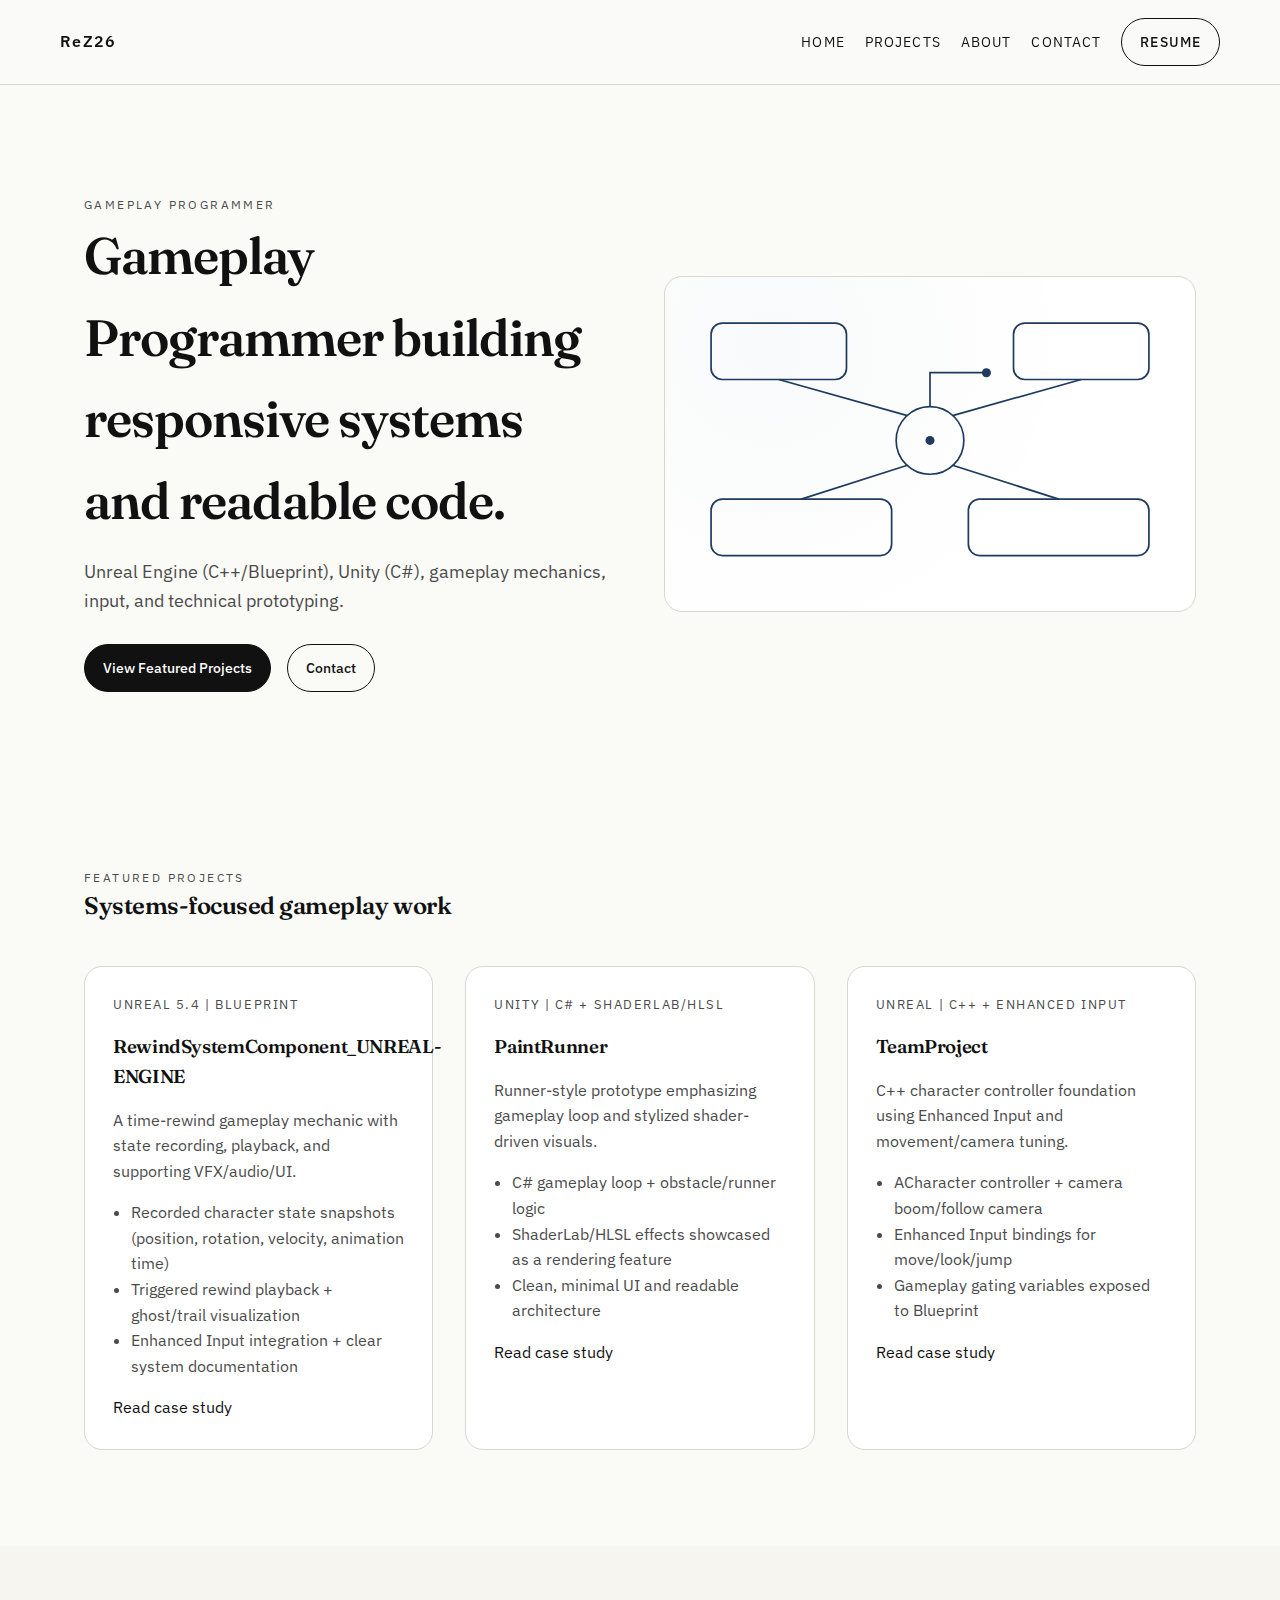
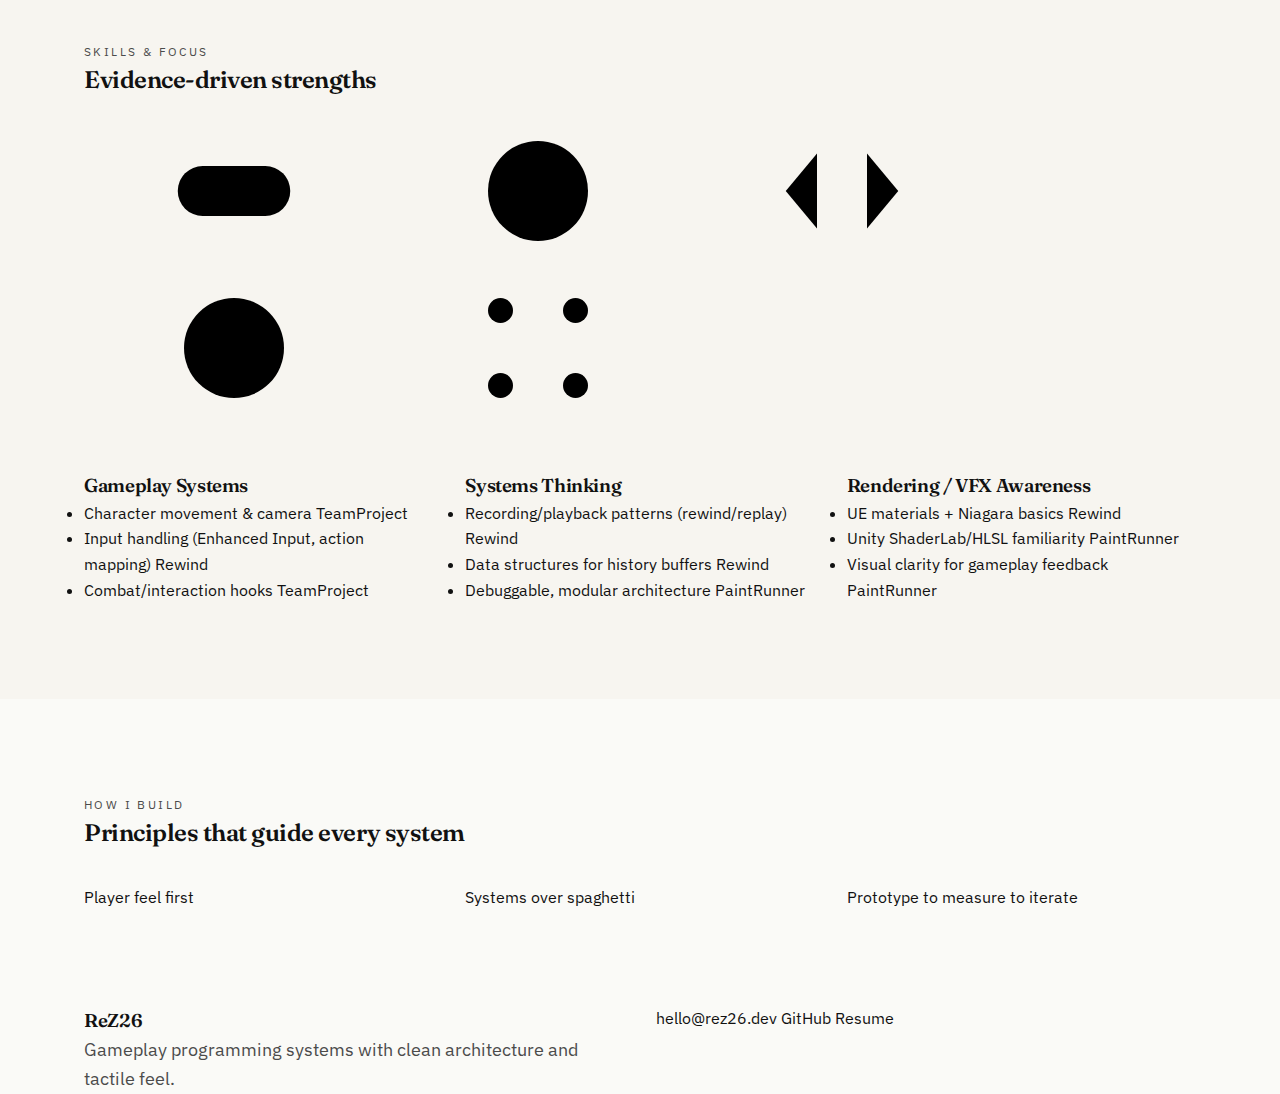
<file: index.html>
<!DOCTYPE html>
<html lang="en">
  <head>
    <meta charset="UTF-8" />
    <meta name="viewport" content="width=device-width, initial-scale=1.0" />
    <title>ReZ26 | Gameplay Programmer Portfolio</title>
    <link rel="stylesheet" href="/assets/css/styles.css" />
  </head>
  <body>
    <header class="navbar">
      <div class="container nav-inner">
        <a class="wordmark" href="/">ReZ26</a>
        <nav class="nav-links">
          <a href="/">Home</a>
          <a href="/projects/">Projects</a>
          <a href="/about/">About</a>
          <a href="/contact/">Contact</a>
          <a class="button secondary" href="#">Resume</a>
        </nav>
      </div>
    </header>

    <main>
      <section class="hero">
        <div class="container hero-grid">
          <div class="reveal">
            <p class="eyebrow">Gameplay programmer</p>
            <h1 class="title">Gameplay Programmer building responsive systems and readable code.</h1>
            <p class="lede">
              Unreal Engine (C++/Blueprint), Unity (C#), gameplay mechanics, input, and technical prototyping.
            </p>
            <div class="cta-row">
              <a class="button primary" href="/projects/">View Featured Projects</a>
              <a class="button secondary" href="/contact/">Contact</a>
            </div>
          </div>
          <div class="diagram-card reveal" aria-hidden="true">
            <svg class="diagram" viewBox="0 0 420 240" role="img" aria-label="System diagram illustration">
              <rect x="16" y="16" width="120" height="50" fill="none" stroke="#1E3A5F" stroke-width="1.5" rx="10" />
              <rect x="284" y="16" width="120" height="50" fill="none" stroke="#1E3A5F" stroke-width="1.5" rx="10" />
              <rect x="16" y="172" width="160" height="50" fill="none" stroke="#1E3A5F" stroke-width="1.5" rx="10" />
              <rect x="244" y="172" width="160" height="50" fill="none" stroke="#1E3A5F" stroke-width="1.5" rx="10" />
              <circle cx="210" cy="120" r="30" fill="none" stroke="#1E3A5F" stroke-width="1.5" />
              <line x1="76" y1="66" x2="190" y2="98" stroke="#1E3A5F" stroke-width="1.5" />
              <line x1="344" y1="66" x2="230" y2="98" stroke="#1E3A5F" stroke-width="1.5" />
              <line x1="96" y1="172" x2="190" y2="142" stroke="#1E3A5F" stroke-width="1.5" />
              <line x1="324" y1="172" x2="230" y2="142" stroke="#1E3A5F" stroke-width="1.5" />
              <polyline points="210,90 210,60 260,60" fill="none" stroke="#1E3A5F" stroke-width="1.5" />
              <circle cx="260" cy="60" r="4" fill="#1E3A5F" />
              <circle cx="210" cy="120" r="4" fill="#1E3A5F" />
            </svg>
          </div>
        </div>
      </section>

      <section class="section">
        <div class="container">
          <div class="reveal">
            <p class="eyebrow">Featured projects</p>
            <h2 class="title">Systems-focused gameplay work</h2>
          </div>
          <div class="grid three" style="margin-top: 40px;">
            <article class="card reveal">
              <p class="meta">Unreal 5.4 | Blueprint</p>
              <h3 class="title">RewindSystemComponent_UNREAL-ENGINE</h3>
              <p>A time-rewind gameplay mechanic with state recording, playback, and supporting VFX/audio/UI.</p>
              <ul>
                <li>Recorded character state snapshots (position, rotation, velocity, animation time)</li>
                <li>Triggered rewind playback + ghost/trail visualization</li>
                <li>Enhanced Input integration + clear system documentation</li>
              </ul>
              <a class="link" href="/projects/rewind-system/">Read case study</a>
            </article>
            <article class="card reveal">
              <p class="meta">Unity | C# + ShaderLab/HLSL</p>
              <h3 class="title">PaintRunner</h3>
              <p>Runner-style prototype emphasizing gameplay loop and stylized shader-driven visuals.</p>
              <ul>
                <li>C# gameplay loop + obstacle/runner logic</li>
                <li>ShaderLab/HLSL effects showcased as a rendering feature</li>
                <li>Clean, minimal UI and readable architecture</li>
              </ul>
              <a class="link" href="/projects/paintrunner/">Read case study</a>
            </article>
            <article class="card reveal">
              <p class="meta">Unreal | C++ + Enhanced Input</p>
              <h3 class="title">TeamProject</h3>
              <p>C++ character controller foundation using Enhanced Input and movement/camera tuning.</p>
              <ul>
                <li>ACharacter controller + camera boom/follow camera</li>
                <li>Enhanced Input bindings for move/look/jump</li>
                <li>Gameplay gating variables exposed to Blueprint</li>
              </ul>
              <a class="link" href="/projects/teamproject/">Read case study</a>
            </article>
          </div>
        </div>
      </section>

      <section class="section alt diagram-bg">
        <div class="container">
          <div class="reveal">
            <p class="eyebrow">Skills & focus</p>
            <h2 class="title">Evidence-driven strengths</h2>
            <div class="icon-row" style="margin-top: 16px;">
              <svg aria-hidden="true"><use href="/assets/illustrations/icons.svg#icon-controller"></use></svg>
              <svg aria-hidden="true"><use href="/assets/illustrations/icons.svg#icon-rewind"></use></svg>
              <svg aria-hidden="true"><use href="/assets/illustrations/icons.svg#icon-code"></use></svg>
              <svg aria-hidden="true"><use href="/assets/illustrations/icons.svg#icon-shader"></use></svg>
              <svg aria-hidden="true"><use href="/assets/illustrations/icons.svg#icon-graph"></use></svg>
            </div>
          </div>
          <div class="grid three" style="margin-top: 40px;">
            <article class="skill-card reveal">
              <h3 class="title">Gameplay Systems</h3>
              <ul>
                <li>Character movement & camera <a class="proof-tag" href="/projects/teamproject/#movement">TeamProject</a></li>
                <li>Input handling (Enhanced Input, action mapping) <a class="proof-tag" href="/projects/rewind-system/#input">Rewind</a></li>
                <li>Combat/interaction hooks <a class="proof-tag" href="/projects/teamproject/#blueprint-gates">TeamProject</a></li>
              </ul>
            </article>
            <article class="skill-card reveal">
              <h3 class="title">Systems Thinking</h3>
              <ul>
                <li>Recording/playback patterns (rewind/replay) <a class="proof-tag" href="/projects/rewind-system/#rewind-flow">Rewind</a></li>
                <li>Data structures for history buffers <a class="proof-tag" href="/projects/rewind-system/#history-buffer">Rewind</a></li>
                <li>Debuggable, modular architecture <a class="proof-tag" href="/projects/paintrunner/#architecture">PaintRunner</a></li>
              </ul>
            </article>
            <article class="skill-card reveal">
              <h3 class="title">Rendering / VFX Awareness</h3>
              <ul>
                <li>UE materials + Niagara basics <a class="proof-tag" href="/projects/rewind-system/#vfx">Rewind</a></li>
                <li>Unity ShaderLab/HLSL familiarity <a class="proof-tag" href="/projects/paintrunner/#shader-showcase">PaintRunner</a></li>
                <li>Visual clarity for gameplay feedback <a class="proof-tag" href="/projects/paintrunner/#shader-showcase">PaintRunner</a></li>
              </ul>
            </article>
          </div>
        </div>
      </section>

      <section class="section">
        <div class="container">
          <div class="reveal">
            <p class="eyebrow">How I build</p>
            <h2 class="title">Principles that guide every system</h2>
          </div>
          <div class="grid three" style="margin-top: 32px;">
            <div class="principle reveal">Player feel first</div>
            <div class="principle reveal">Systems over spaghetti</div>
            <div class="principle reveal">Prototype to measure to iterate</div>
          </div>
        </div>
      </section>
    </main>

    <footer class="footer">
      <div class="container">
        <div class="grid two">
          <div>
            <h3 class="title">ReZ26</h3>
            <p class="lede">Gameplay programming systems with clean architecture and tactile feel.</p>
          </div>
          <div class="links">
            <a href="mailto:hello@rez26.dev">hello@rez26.dev</a>
            <a href="https://github.com/ReZ26">GitHub</a>
            <a href="#">Resume</a>
          </div>
        </div>
      </div>
    </footer>

    <script src="/assets/js/main.js"></script>
  </body>
</html>
</file>
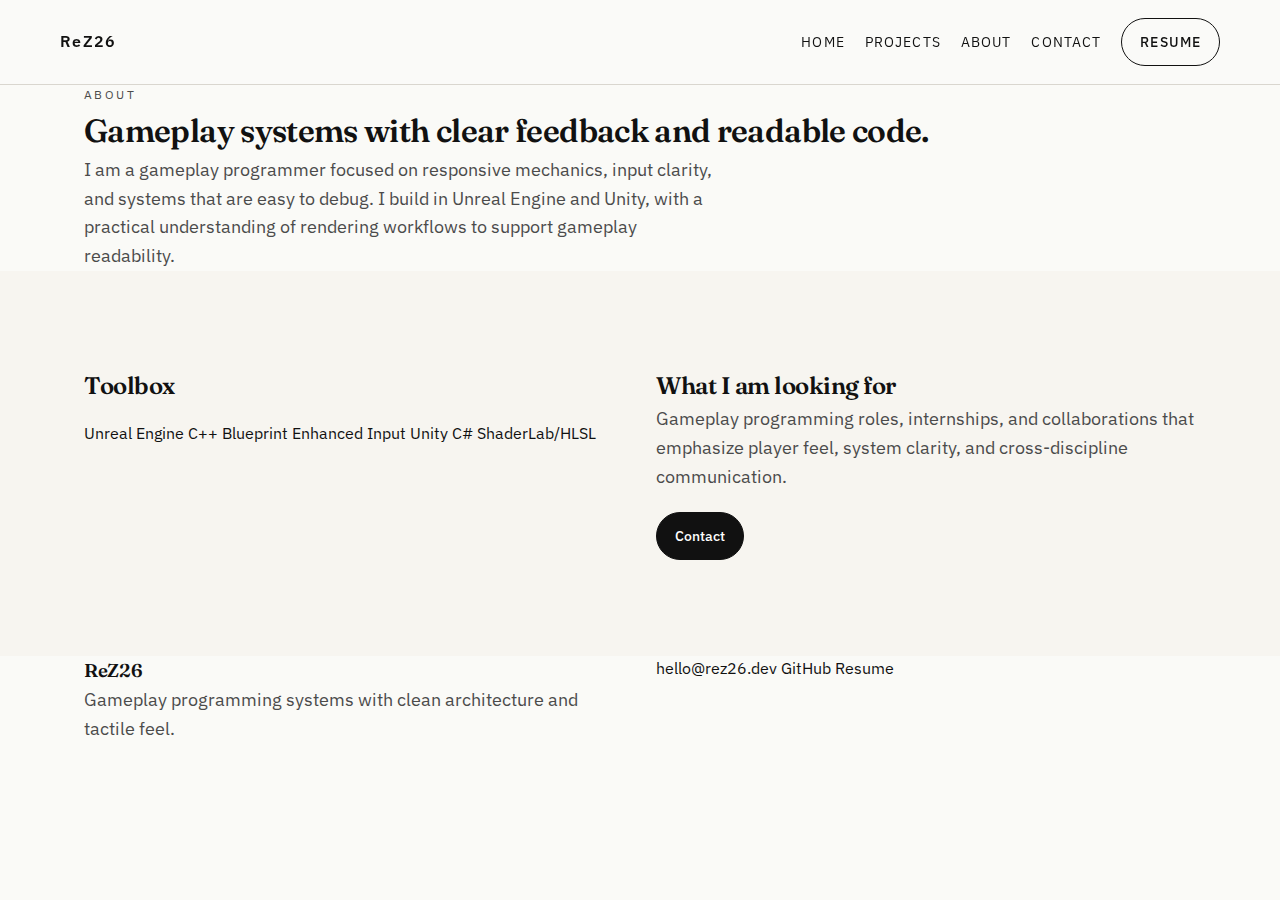
<file: about/index.html>
<!DOCTYPE html>
<html lang="en">
  <head>
    <meta charset="UTF-8" />
    <meta name="viewport" content="width=device-width, initial-scale=1.0" />
    <title>About | ReZ26</title>
    <link rel="stylesheet" href="/assets/css/styles.css" />
  </head>
  <body>
    <header class="navbar">
      <div class="container nav-inner">
        <a class="wordmark" href="/">ReZ26</a>
        <nav class="nav-links">
          <a href="/">Home</a>
          <a href="/projects/">Projects</a>
          <a href="/about/">About</a>
          <a href="/contact/">Contact</a>
          <a class="button secondary" href="#">Resume</a>
        </nav>
      </div>
    </header>

    <main>
      <section class="page-header">
        <div class="container reveal">
          <p class="eyebrow">About</p>
          <h1 class="title">Gameplay systems with clear feedback and readable code.</h1>
          <p class="lede">
            I am a gameplay programmer focused on responsive mechanics, input clarity, and systems that are easy to
            debug. I build in Unreal Engine and Unity, with a practical understanding of rendering workflows to
            support gameplay readability.
          </p>
        </div>
      </section>

      <section class="section alt">
        <div class="container">
          <div class="grid two">
            <div class="reveal">
              <h2 class="title">Toolbox</h2>
              <div class="icon-row" style="margin-top: 16px;">
                <span>Unreal Engine</span>
                <span>C++</span>
                <span>Blueprint</span>
                <span>Enhanced Input</span>
                <span>Unity</span>
                <span>C#</span>
                <span>ShaderLab/HLSL</span>
              </div>
            </div>
            <div class="reveal">
              <h2 class="title">What I am looking for</h2>
              <p class="lede">
                Gameplay programming roles, internships, and collaborations that emphasize player feel, system
                clarity, and cross-discipline communication.
              </p>
              <div style="margin-top: 20px;">
                <a class="button primary" href="/contact/">Contact</a>
              </div>
            </div>
          </div>
        </div>
      </section>
    </main>

    <footer class="footer">
      <div class="container">
        <div class="grid two">
          <div>
            <h3 class="title">ReZ26</h3>
            <p class="lede">Gameplay programming systems with clean architecture and tactile feel.</p>
          </div>
          <div class="links">
            <a href="mailto:hello@rez26.dev">hello@rez26.dev</a>
            <a href="https://github.com/ReZ26">GitHub</a>
            <a href="#">Resume</a>
          </div>
        </div>
      </div>
    </footer>

    <script src="/assets/js/main.js"></script>
  </body>
</html>
</file>
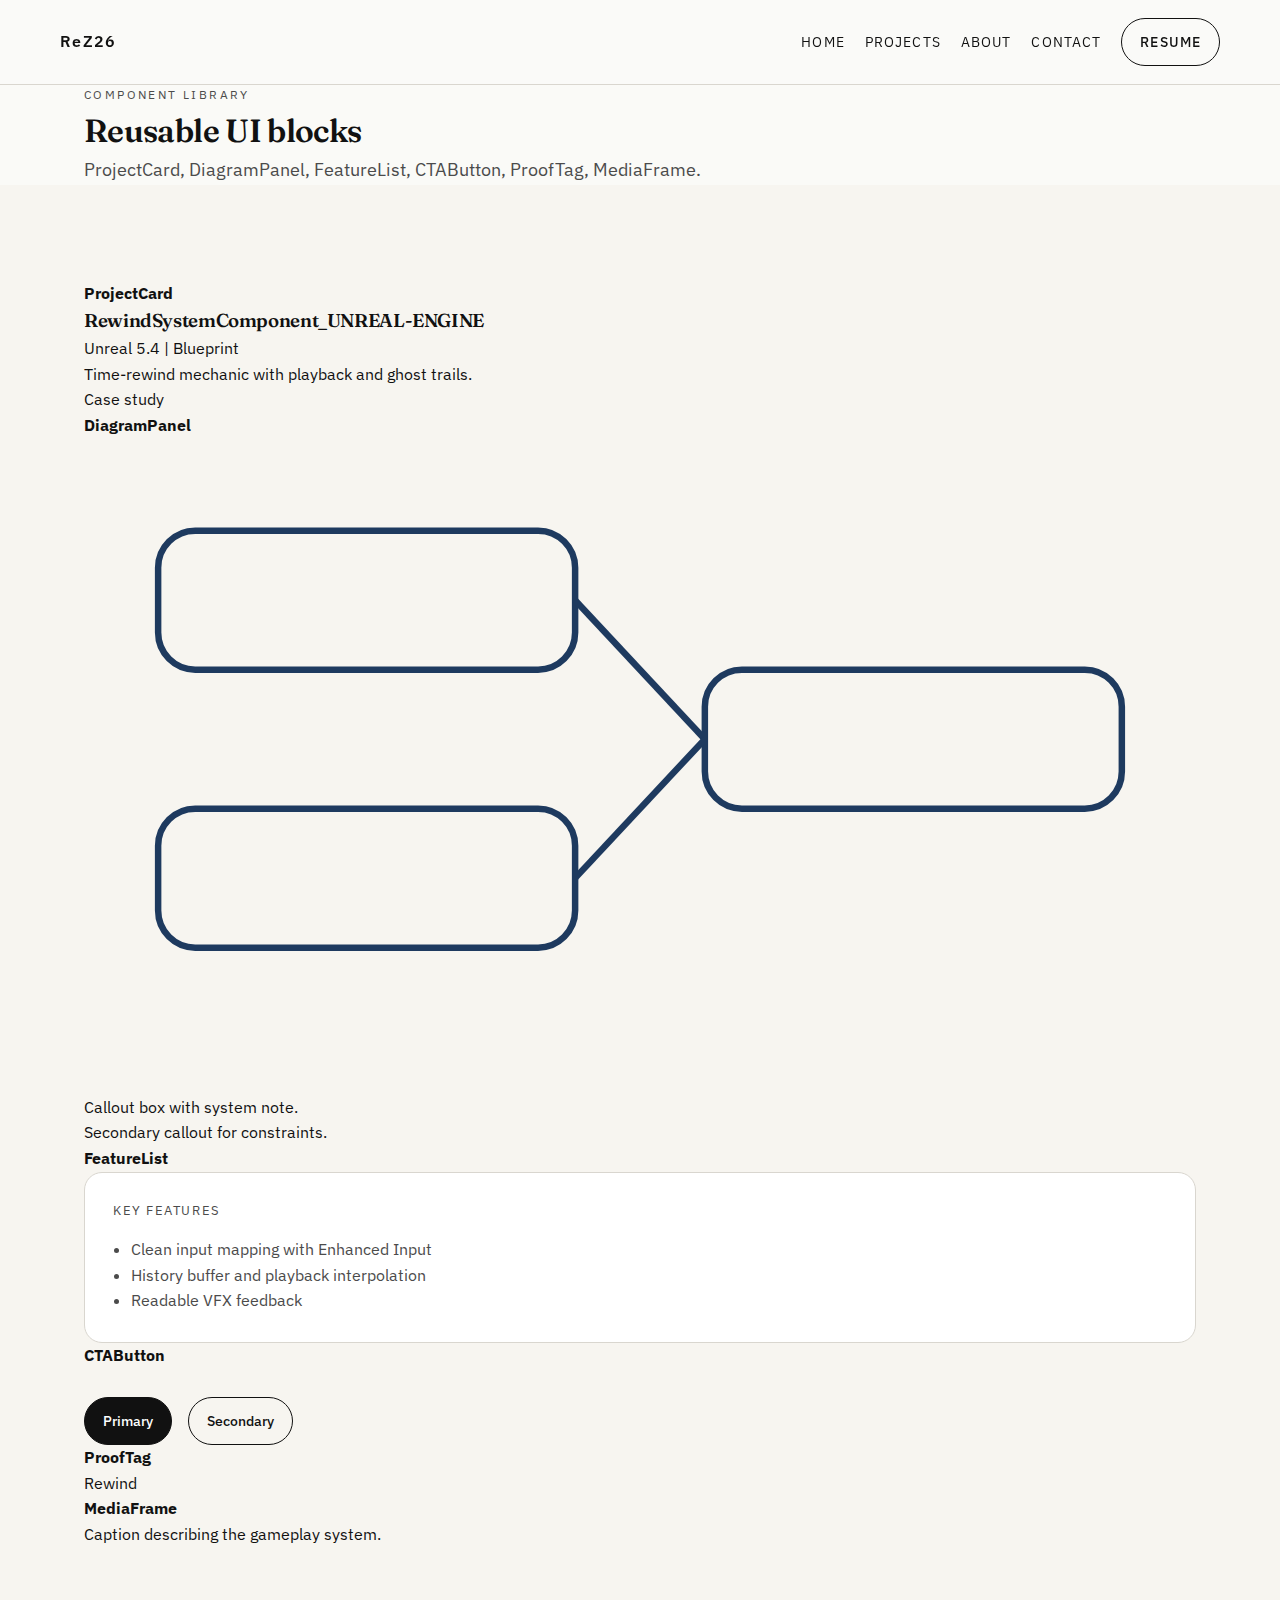
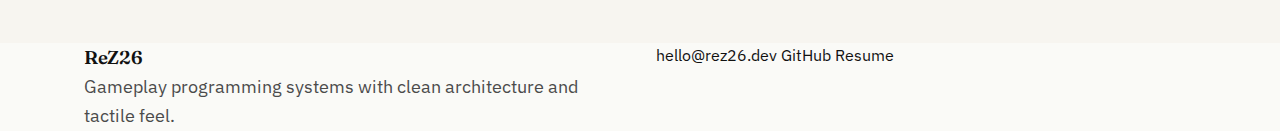
<file: components/index.html>
<!DOCTYPE html>
<html lang="en">
  <head>
    <meta charset="UTF-8" />
    <meta name="viewport" content="width=device-width, initial-scale=1.0" />
    <title>Components | ReZ26</title>
    <link rel="stylesheet" href="/assets/css/styles.css" />
  </head>
  <body>
    <header class="navbar">
      <div class="container nav-inner">
        <a class="wordmark" href="/">ReZ26</a>
        <nav class="nav-links">
          <a href="/">Home</a>
          <a href="/projects/">Projects</a>
          <a href="/about/">About</a>
          <a href="/contact/">Contact</a>
          <a class="button secondary" href="#">Resume</a>
        </nav>
      </div>
    </header>

    <main>
      <section class="page-header">
        <div class="container reveal">
          <p class="eyebrow">Component library</p>
          <h1 class="title">Reusable UI blocks</h1>
          <p class="lede">ProjectCard, DiagramPanel, FeatureList, CTAButton, ProofTag, MediaFrame.</p>
        </div>
      </section>

      <section class="section alt">
        <div class="container">
          <div class="component-grid">
            <div class="component-block reveal">
              <h4>ProjectCard</h4>
              <article class="project-tile">
                <div class="project-thumb" aria-hidden="true"></div>
                <div>
                  <h3 class="title">RewindSystemComponent_UNREAL-ENGINE</h3>
                  <p class="project-meta">Unreal 5.4 | Blueprint</p>
                </div>
                <p>Time-rewind mechanic with playback and ghost trails.</p>
                <a class="link" href="/projects/rewind-system/">Case study</a>
              </article>
            </div>

            <div class="component-block reveal">
              <h4>DiagramPanel</h4>
              <div class="diagram-panel">
                <div class="diagram-grid">
                  <div class="diagram">
                    <svg viewBox="0 0 240 140" role="img" aria-label="Diagram sample">
                      <rect x="16" y="20" width="90" height="30" rx="8" fill="none" stroke="#1E3A5F" stroke-width="1.4" />
                      <rect x="16" y="80" width="90" height="30" rx="8" fill="none" stroke="#1E3A5F" stroke-width="1.4" />
                      <rect x="134" y="50" width="90" height="30" rx="8" fill="none" stroke="#1E3A5F" stroke-width="1.4" />
                      <line x1="106" y1="35" x2="134" y2="65" stroke="#1E3A5F" stroke-width="1.4" />
                      <line x1="106" y1="95" x2="134" y2="65" stroke="#1E3A5F" stroke-width="1.4" />
                    </svg>
                  </div>
                  <div class="callout">Callout box with system note.</div>
                  <div class="callout">Secondary callout for constraints.</div>
                </div>
              </div>
            </div>

            <div class="component-block reveal">
              <h4>FeatureList</h4>
              <div class="card">
                <p class="meta">Key features</p>
                <ul>
                  <li>Clean input mapping with Enhanced Input</li>
                  <li>History buffer and playback interpolation</li>
                  <li>Readable VFX feedback</li>
                </ul>
              </div>
            </div>

            <div class="component-block reveal">
              <h4>CTAButton</h4>
              <div class="cta-row">
                <a class="button primary" href="/projects/">Primary</a>
                <a class="button secondary" href="/contact/">Secondary</a>
              </div>
            </div>

            <div class="component-block reveal">
              <h4>ProofTag</h4>
              <a class="proof-tag" href="/projects/rewind-system/#rewind-flow">Rewind</a>
            </div>

            <div class="component-block reveal">
              <h4>MediaFrame</h4>
              <figure class="media-frame">
                <div class="media" aria-label="Media placeholder"></div>
                <figcaption>Caption describing the gameplay system.</figcaption>
              </figure>
            </div>
          </div>
        </div>
      </section>
    </main>

    <footer class="footer">
      <div class="container">
        <div class="grid two">
          <div>
            <h3 class="title">ReZ26</h3>
            <p class="lede">Gameplay programming systems with clean architecture and tactile feel.</p>
          </div>
          <div class="links">
            <a href="mailto:hello@rez26.dev">hello@rez26.dev</a>
            <a href="https://github.com/ReZ26">GitHub</a>
            <a href="#">Resume</a>
          </div>
        </div>
      </div>
    </footer>

    <script src="/assets/js/main.js"></script>
  </body>
</html>
</file>
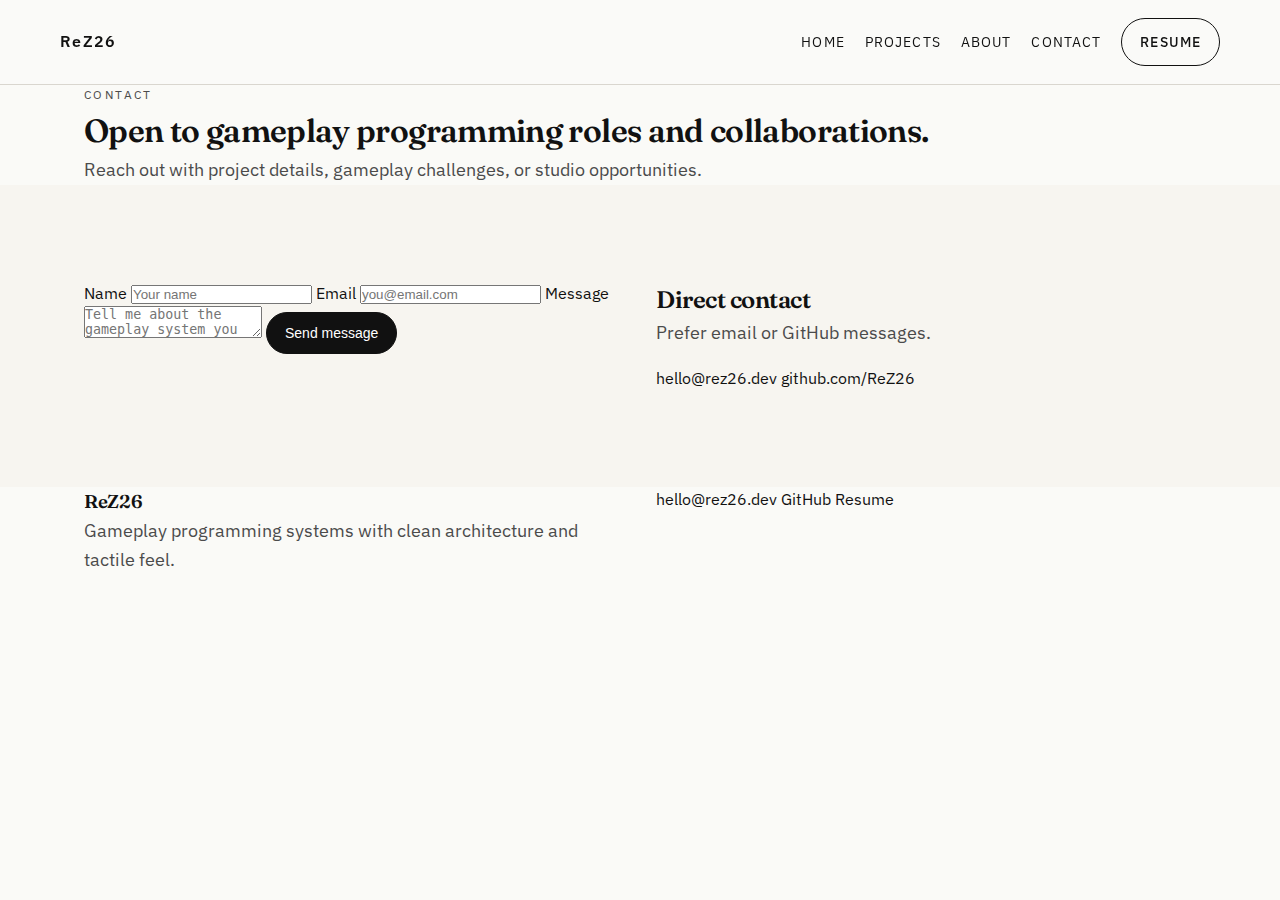
<file: contact/index.html>
<!DOCTYPE html>
<html lang="en">
  <head>
    <meta charset="UTF-8" />
    <meta name="viewport" content="width=device-width, initial-scale=1.0" />
    <title>Contact | ReZ26</title>
    <link rel="stylesheet" href="/assets/css/styles.css" />
  </head>
  <body>
    <header class="navbar">
      <div class="container nav-inner">
        <a class="wordmark" href="/">ReZ26</a>
        <nav class="nav-links">
          <a href="/">Home</a>
          <a href="/projects/">Projects</a>
          <a href="/about/">About</a>
          <a href="/contact/">Contact</a>
          <a class="button secondary" href="#">Resume</a>
        </nav>
      </div>
    </header>

    <main>
      <section class="page-header">
        <div class="container reveal">
          <p class="eyebrow">Contact</p>
          <h1 class="title">Open to gameplay programming roles and collaborations.</h1>
          <p class="lede">Reach out with project details, gameplay challenges, or studio opportunities.</p>
        </div>
      </section>

      <section class="section alt">
        <div class="container">
          <div class="grid two">
            <form class="form reveal" action="#" method="post">
              <label>
                Name
                <input type="text" name="name" placeholder="Your name" />
              </label>
              <label>
                Email
                <input type="email" name="email" placeholder="you@email.com" />
              </label>
              <label>
                Message
                <textarea name="message" placeholder="Tell me about the gameplay system you want to build."></textarea>
              </label>
              <button class="button primary" type="submit">Send message</button>
            </form>
            <div class="reveal">
              <h2 class="title">Direct contact</h2>
              <p class="lede">Prefer email or GitHub messages.</p>
              <div class="links" style="margin-top: 18px;">
                <a href="mailto:hello@rez26.dev">hello@rez26.dev</a>
                <a href="https://github.com/ReZ26">github.com/ReZ26</a>
              </div>
            </div>
          </div>
        </div>
      </section>
    </main>

    <footer class="footer">
      <div class="container">
        <div class="grid two">
          <div>
            <h3 class="title">ReZ26</h3>
            <p class="lede">Gameplay programming systems with clean architecture and tactile feel.</p>
          </div>
          <div class="links">
            <a href="mailto:hello@rez26.dev">hello@rez26.dev</a>
            <a href="https://github.com/ReZ26">GitHub</a>
            <a href="#">Resume</a>
          </div>
        </div>
      </div>
    </footer>

    <script src="/assets/js/main.js"></script>
  </body>
</html>
</file>
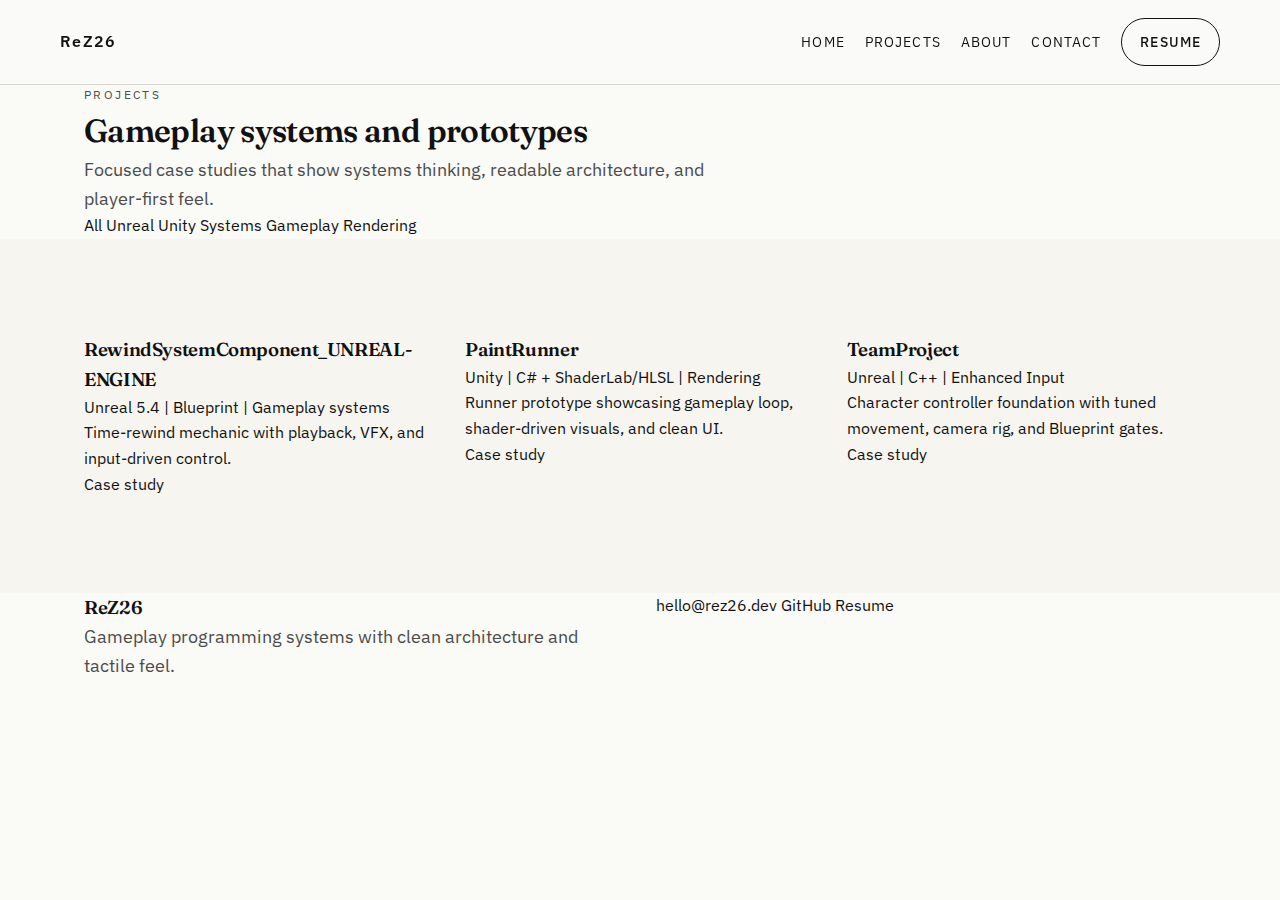
<file: projects/index.html>
<!DOCTYPE html>
<html lang="en">
  <head>
    <meta charset="UTF-8" />
    <meta name="viewport" content="width=device-width, initial-scale=1.0" />
    <title>Projects | ReZ26</title>
    <link rel="stylesheet" href="/assets/css/styles.css" />
  </head>
  <body>
    <header class="navbar">
      <div class="container nav-inner">
        <a class="wordmark" href="/">ReZ26</a>
        <nav class="nav-links">
          <a href="/">Home</a>
          <a href="/projects/">Projects</a>
          <a href="/about/">About</a>
          <a href="/contact/">Contact</a>
          <a class="button secondary" href="#">Resume</a>
        </nav>
      </div>
    </header>

    <main>
      <section class="page-header">
        <div class="container reveal">
          <p class="eyebrow">Projects</p>
          <h1 class="title">Gameplay systems and prototypes</h1>
          <p class="lede">Focused case studies that show systems thinking, readable architecture, and player-first feel.</p>
          <div class="filter-row">
            <span class="chip active">All</span>
            <span class="chip">Unreal</span>
            <span class="chip">Unity</span>
            <span class="chip">Systems</span>
            <span class="chip">Gameplay</span>
            <span class="chip">Rendering</span>
          </div>
        </div>
      </section>

      <section class="section alt">
        <div class="container">
          <div class="grid three">
            <article class="project-tile reveal">
              <div class="project-thumb" aria-hidden="true"></div>
              <div>
                <h3 class="title">RewindSystemComponent_UNREAL-ENGINE</h3>
                <p class="project-meta">Unreal 5.4 | Blueprint | Gameplay systems</p>
              </div>
              <p>Time-rewind mechanic with playback, VFX, and input-driven control.</p>
              <a class="link" href="/projects/rewind-system/">Case study</a>
            </article>
            <article class="project-tile reveal">
              <div class="project-thumb" aria-hidden="true"></div>
              <div>
                <h3 class="title">PaintRunner</h3>
                <p class="project-meta">Unity | C# + ShaderLab/HLSL | Rendering</p>
              </div>
              <p>Runner prototype showcasing gameplay loop, shader-driven visuals, and clean UI.</p>
              <a class="link" href="/projects/paintrunner/">Case study</a>
            </article>
            <article class="project-tile reveal">
              <div class="project-thumb" aria-hidden="true"></div>
              <div>
                <h3 class="title">TeamProject</h3>
                <p class="project-meta">Unreal | C++ | Enhanced Input</p>
              </div>
              <p>Character controller foundation with tuned movement, camera rig, and Blueprint gates.</p>
              <a class="link" href="/projects/teamproject/">Case study</a>
            </article>
          </div>
        </div>
      </section>
    </main>

    <footer class="footer">
      <div class="container">
        <div class="grid two">
          <div>
            <h3 class="title">ReZ26</h3>
            <p class="lede">Gameplay programming systems with clean architecture and tactile feel.</p>
          </div>
          <div class="links">
            <a href="mailto:hello@rez26.dev">hello@rez26.dev</a>
            <a href="https://github.com/ReZ26">GitHub</a>
            <a href="#">Resume</a>
          </div>
        </div>
      </div>
    </footer>

    <script src="/assets/js/main.js"></script>
  </body>
</html>
</file>
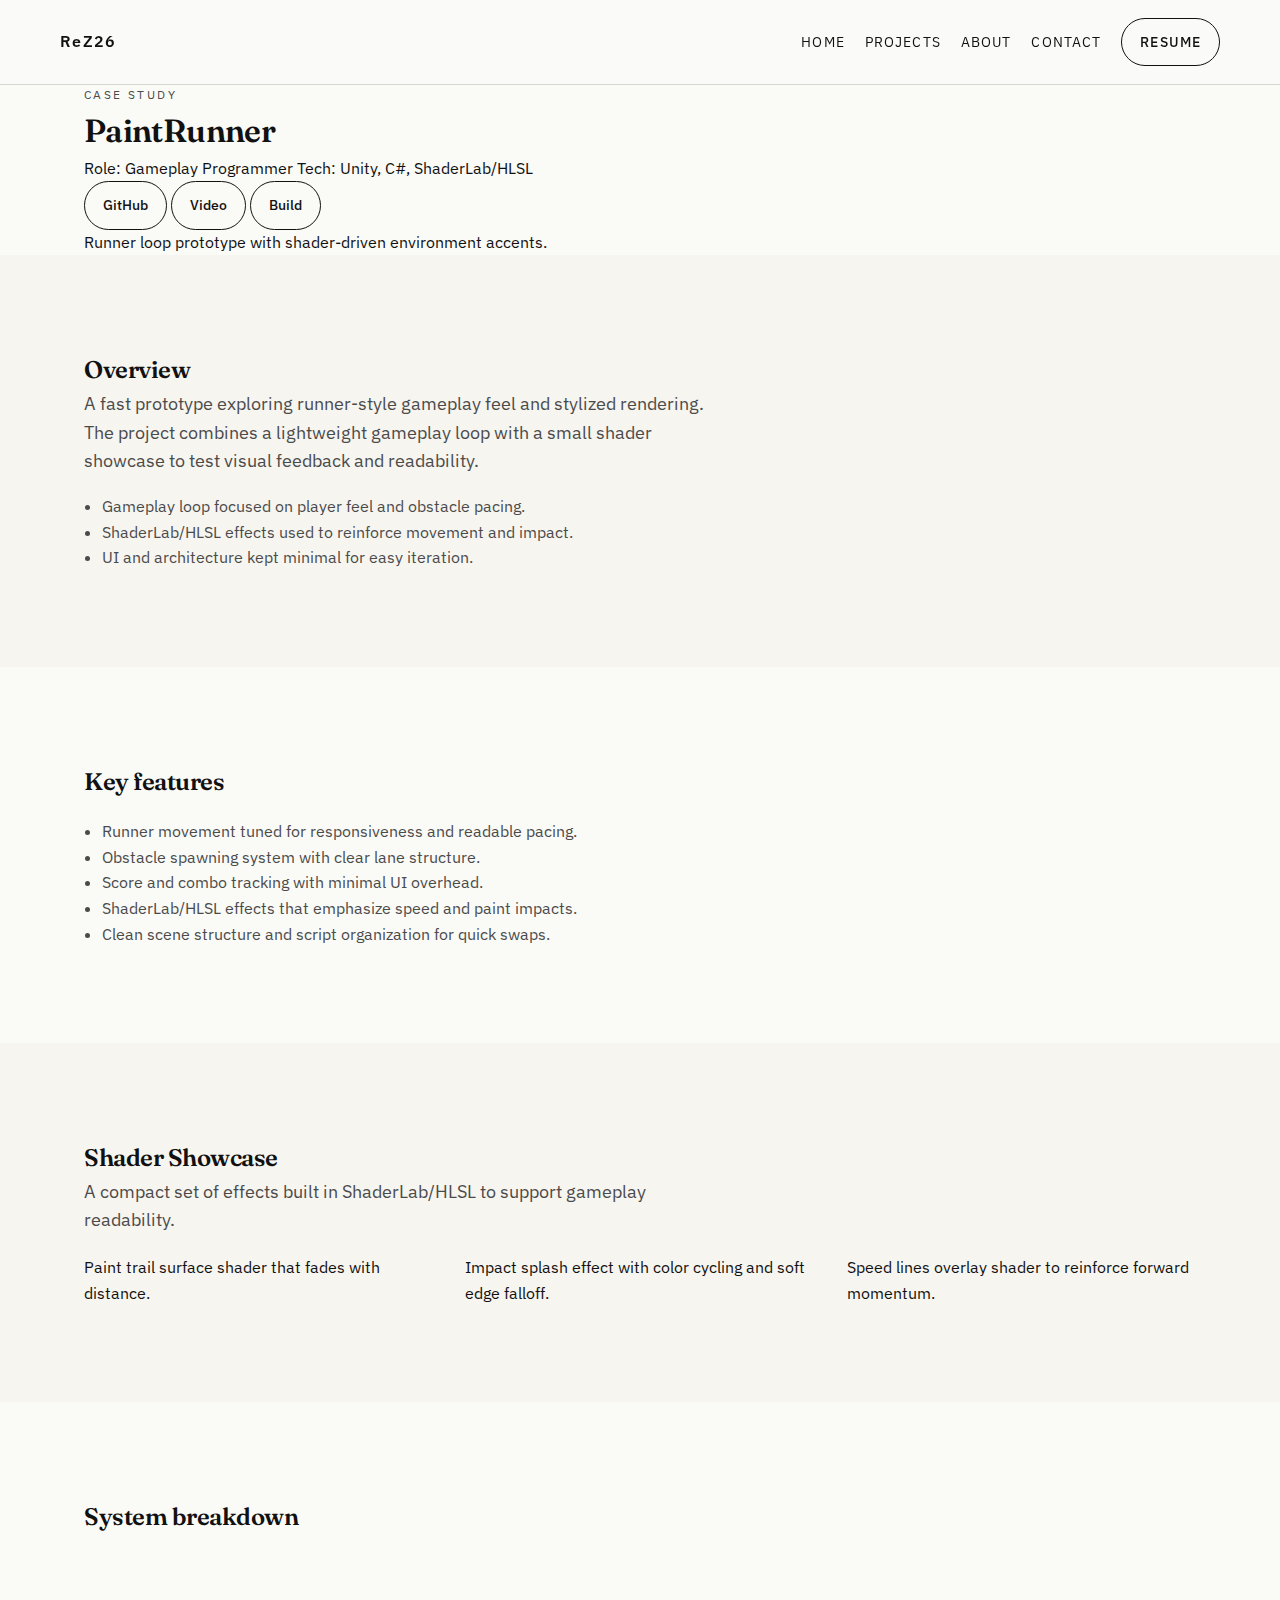
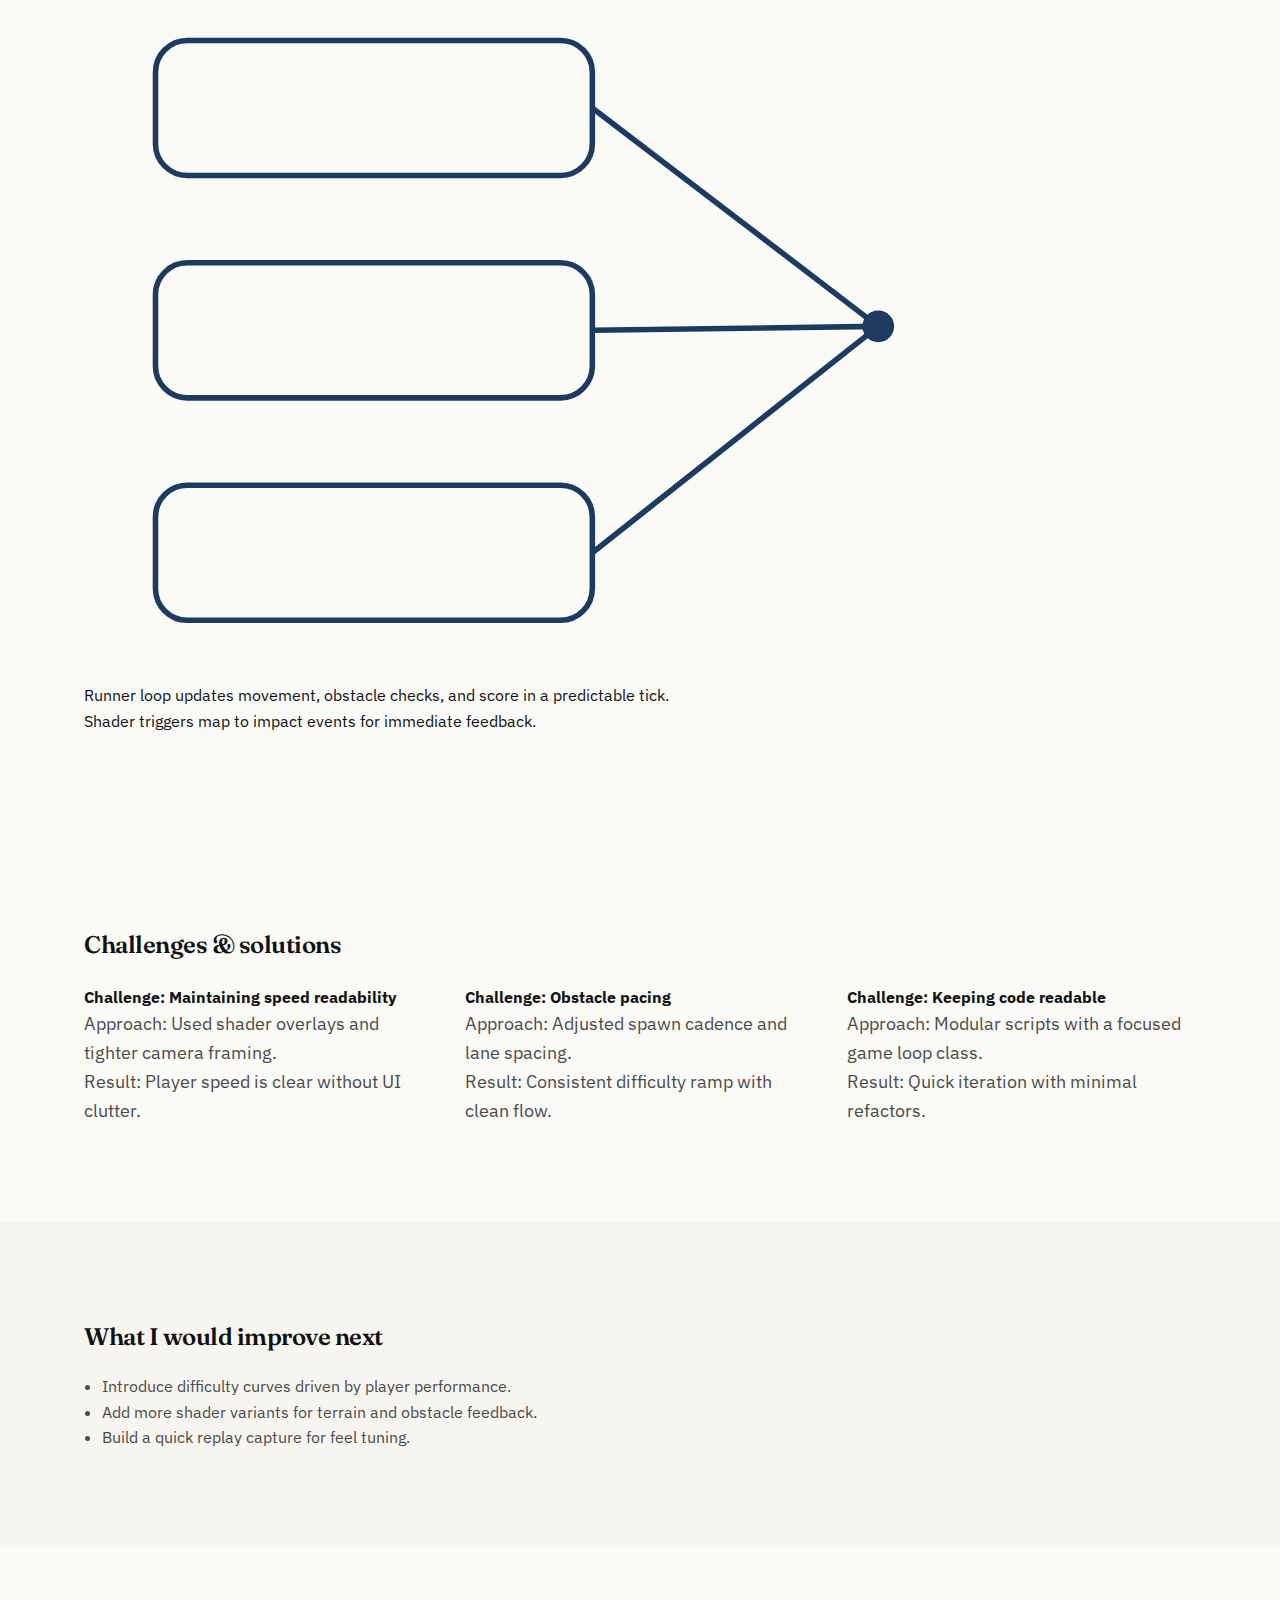
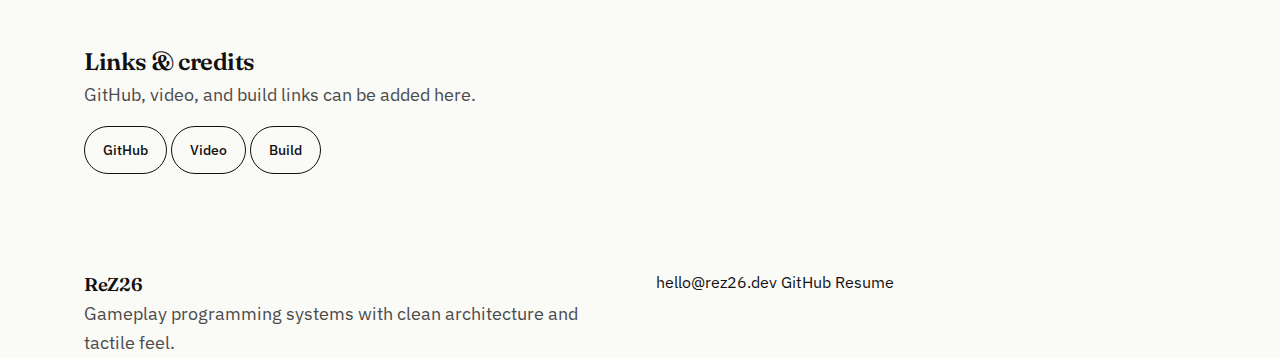
<file: projects/paintrunner/index.html>
<!DOCTYPE html>
<html lang="en">
  <head>
    <meta charset="UTF-8" />
    <meta name="viewport" content="width=device-width, initial-scale=1.0" />
    <title>PaintRunner | ReZ26</title>
    <link rel="stylesheet" href="/assets/css/styles.css" />
  </head>
  <body>
    <header class="navbar">
      <div class="container nav-inner">
        <a class="wordmark" href="/">ReZ26</a>
        <nav class="nav-links">
          <a href="/">Home</a>
          <a href="/projects/">Projects</a>
          <a href="/about/">About</a>
          <a href="/contact/">Contact</a>
          <a class="button secondary" href="#">Resume</a>
        </nav>
      </div>
    </header>

    <main>
      <section class="page-header">
        <div class="container">
          <div class="case-header">
            <div class="reveal">
              <p class="eyebrow">Case study</p>
              <h1 class="title">PaintRunner</h1>
              <div class="case-meta">
                <span>Role: Gameplay Programmer</span>
                <span>Tech: Unity, C#, ShaderLab/HLSL</span>
              </div>
              <div class="case-links">
                <a class="button secondary" href="#">GitHub</a>
                <a class="button secondary" href="#">Video</a>
                <a class="button secondary" href="#">Build</a>
              </div>
            </div>
            <figure class="media-frame reveal">
              <div class="media" aria-label="PaintRunner gameplay preview"></div>
              <figcaption>Runner loop prototype with shader-driven environment accents.</figcaption>
            </figure>
          </div>
        </div>
      </section>

      <section class="section alt" id="overview">
        <div class="container reveal">
          <h2 class="title">Overview</h2>
          <p class="lede">
            A fast prototype exploring runner-style gameplay feel and stylized rendering. The project combines a
            lightweight gameplay loop with a small shader showcase to test visual feedback and readability.
          </p>
          <ul style="margin-top: 18px; padding-left: 18px; color: var(--ink-soft);">
            <li>Gameplay loop focused on player feel and obstacle pacing.</li>
            <li>ShaderLab/HLSL effects used to reinforce movement and impact.</li>
            <li>UI and architecture kept minimal for easy iteration.</li>
          </ul>
        </div>
      </section>

      <section class="section" id="key-features">
        <div class="container reveal">
          <h2 class="title">Key features</h2>
          <ul style="margin-top: 18px; padding-left: 18px; color: var(--ink-soft);">
            <li>Runner movement tuned for responsiveness and readable pacing.</li>
            <li>Obstacle spawning system with clear lane structure.</li>
            <li>Score and combo tracking with minimal UI overhead.</li>
            <li>ShaderLab/HLSL effects that emphasize speed and paint impacts.</li>
            <li>Clean scene structure and script organization for quick swaps.</li>
          </ul>
        </div>
      </section>

      <section class="section alt" id="shader-showcase">
        <div class="container reveal">
          <h2 class="title">Shader Showcase</h2>
          <p class="lede">A compact set of effects built in ShaderLab/HLSL to support gameplay readability.</p>
          <div class="grid three" style="margin-top: 20px;">
            <figure class="media-frame reveal">
              <div class="media" aria-label="Paint trail shader"></div>
              <figcaption>Paint trail surface shader that fades with distance.</figcaption>
            </figure>
            <figure class="media-frame reveal">
              <div class="media" aria-label="Impact splash shader"></div>
              <figcaption>Impact splash effect with color cycling and soft edge falloff.</figcaption>
            </figure>
            <figure class="media-frame reveal">
              <div class="media" aria-label="Speed lines shader"></div>
              <figcaption>Speed lines overlay shader to reinforce forward momentum.</figcaption>
            </figure>
          </div>
        </div>
      </section>

      <section class="section" id="system-breakdown">
        <div class="container reveal">
          <h2 class="title">System breakdown</h2>
          <div class="diagram-panel" style="margin-top: 24px;">
            <div class="diagram-grid">
              <div class="diagram" id="architecture">
                <svg viewBox="0 0 280 180" role="img" aria-label="Gameplay loop diagram">
                  <rect x="18" y="20" width="110" height="34" rx="8" fill="none" stroke="#1E3A5F" stroke-width="1.4" />
                  <rect x="18" y="76" width="110" height="34" rx="8" fill="none" stroke="#1E3A5F" stroke-width="1.4" />
                  <rect x="18" y="132" width="110" height="34" rx="8" fill="none" stroke="#1E3A5F" stroke-width="1.4" />
                  <line x1="128" y1="37" x2="200" y2="92" stroke="#1E3A5F" stroke-width="1.4" />
                  <line x1="128" y1="93" x2="200" y2="92" stroke="#1E3A5F" stroke-width="1.4" />
                  <line x1="128" y1="149" x2="200" y2="92" stroke="#1E3A5F" stroke-width="1.4" />
                  <circle cx="200" cy="92" r="4" fill="#1E3A5F" />
                </svg>
              </div>
              <div class="callout">
                Runner loop updates movement, obstacle checks, and score in a predictable tick.
              </div>
              <div class="callout">
                Shader triggers map to impact events for immediate feedback.
              </div>
            </div>
          </div>
        </div>
      </section>

      <section class="section" id="challenges">
        <div class="container reveal">
          <h2 class="title">Challenges & solutions</h2>
          <div class="grid three" style="margin-top: 20px;">
            <div class="challenge">
              <h4>Challenge: Maintaining speed readability</h4>
              <p class="lede">Approach: Used shader overlays and tighter camera framing.</p>
              <p class="lede">Result: Player speed is clear without UI clutter.</p>
            </div>
            <div class="challenge">
              <h4>Challenge: Obstacle pacing</h4>
              <p class="lede">Approach: Adjusted spawn cadence and lane spacing.</p>
              <p class="lede">Result: Consistent difficulty ramp with clean flow.</p>
            </div>
            <div class="challenge">
              <h4>Challenge: Keeping code readable</h4>
              <p class="lede">Approach: Modular scripts with a focused game loop class.</p>
              <p class="lede">Result: Quick iteration with minimal refactors.</p>
            </div>
          </div>
        </div>
      </section>

      <section class="section alt" id="next">
        <div class="container reveal">
          <h2 class="title">What I would improve next</h2>
          <ul style="margin-top: 18px; padding-left: 18px; color: var(--ink-soft);">
            <li>Introduce difficulty curves driven by player performance.</li>
            <li>Add more shader variants for terrain and obstacle feedback.</li>
            <li>Build a quick replay capture for feel tuning.</li>
          </ul>
        </div>
      </section>

      <section class="section" id="links">
        <div class="container reveal">
          <h2 class="title">Links & credits</h2>
          <p class="lede">GitHub, video, and build links can be added here.</p>
          <div class="case-links" style="margin-top: 16px;">
            <a class="button secondary" href="#">GitHub</a>
            <a class="button secondary" href="#">Video</a>
            <a class="button secondary" href="#">Build</a>
          </div>
        </div>
      </section>
    </main>

    <footer class="footer">
      <div class="container">
        <div class="grid two">
          <div>
            <h3 class="title">ReZ26</h3>
            <p class="lede">Gameplay programming systems with clean architecture and tactile feel.</p>
          </div>
          <div class="links">
            <a href="mailto:hello@rez26.dev">hello@rez26.dev</a>
            <a href="https://github.com/ReZ26">GitHub</a>
            <a href="#">Resume</a>
          </div>
        </div>
      </div>
    </footer>

    <script src="/assets/js/main.js"></script>
  </body>
</html>
</file>
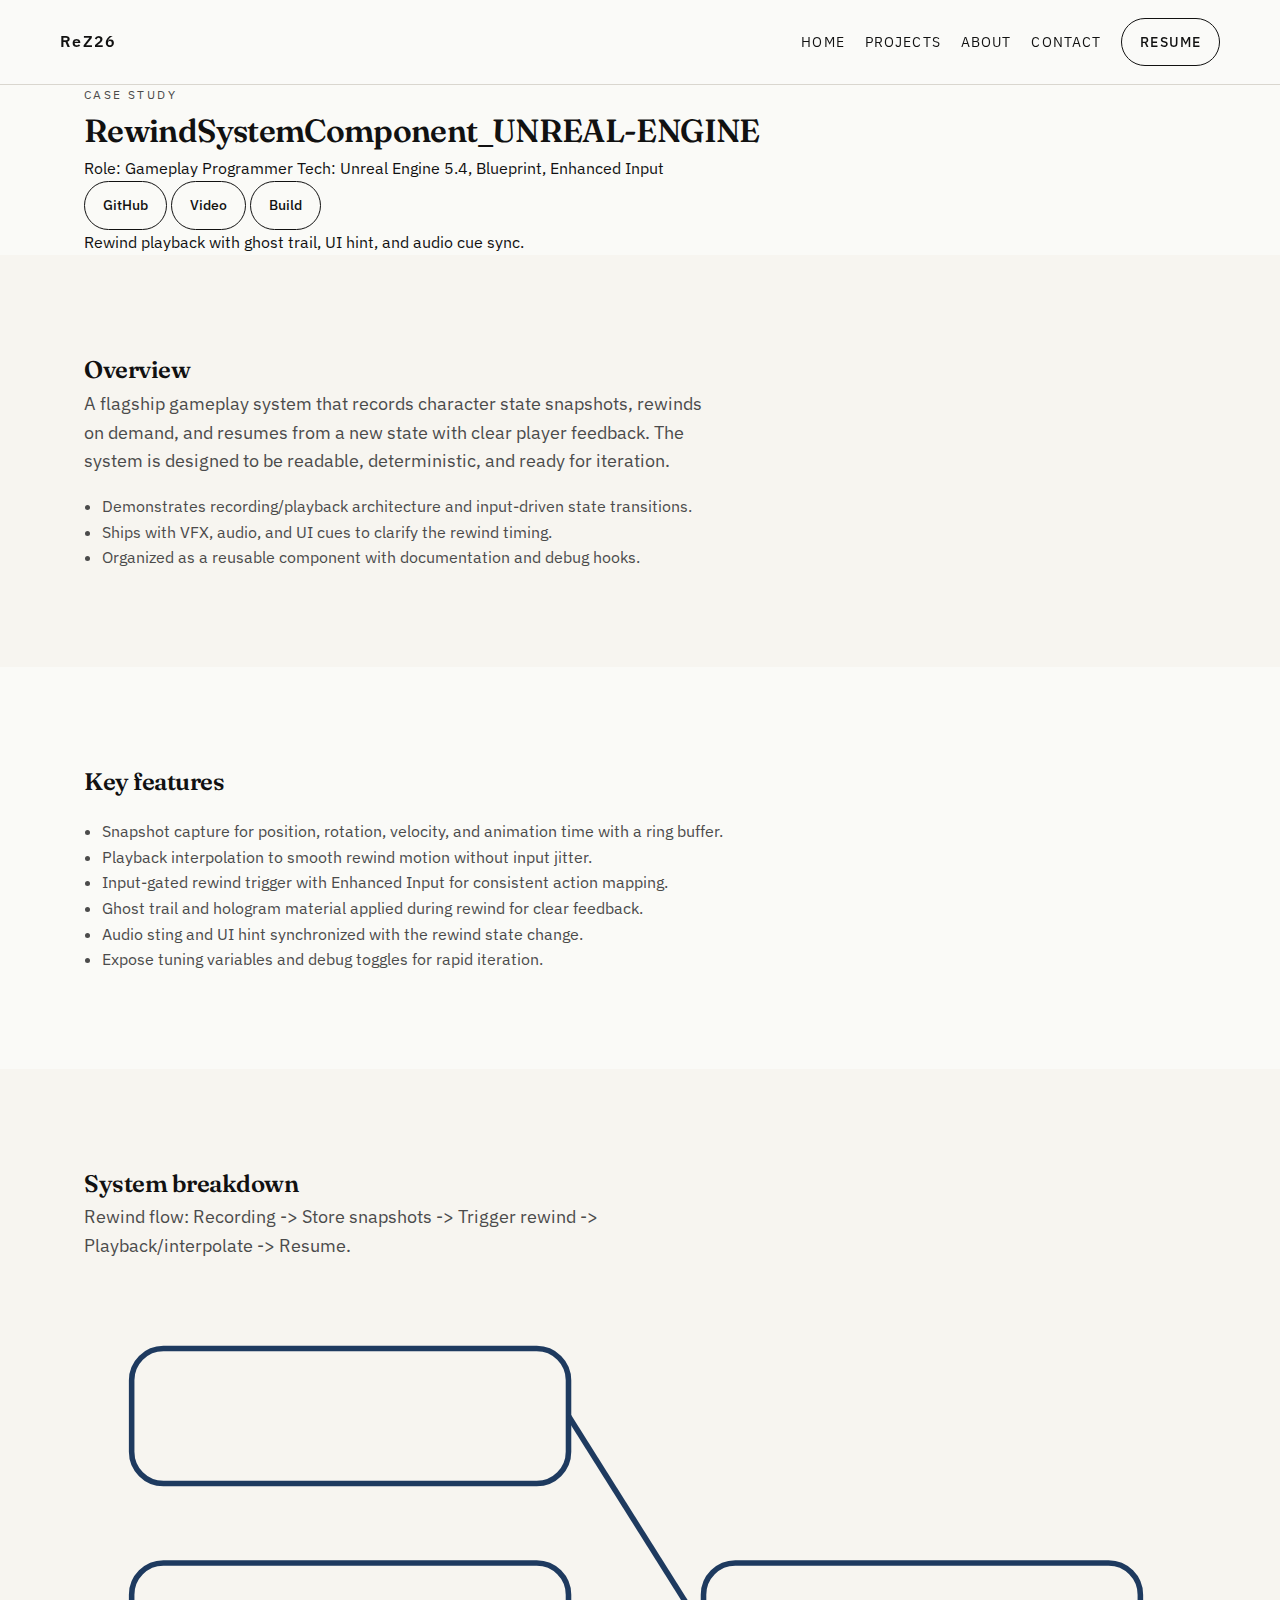
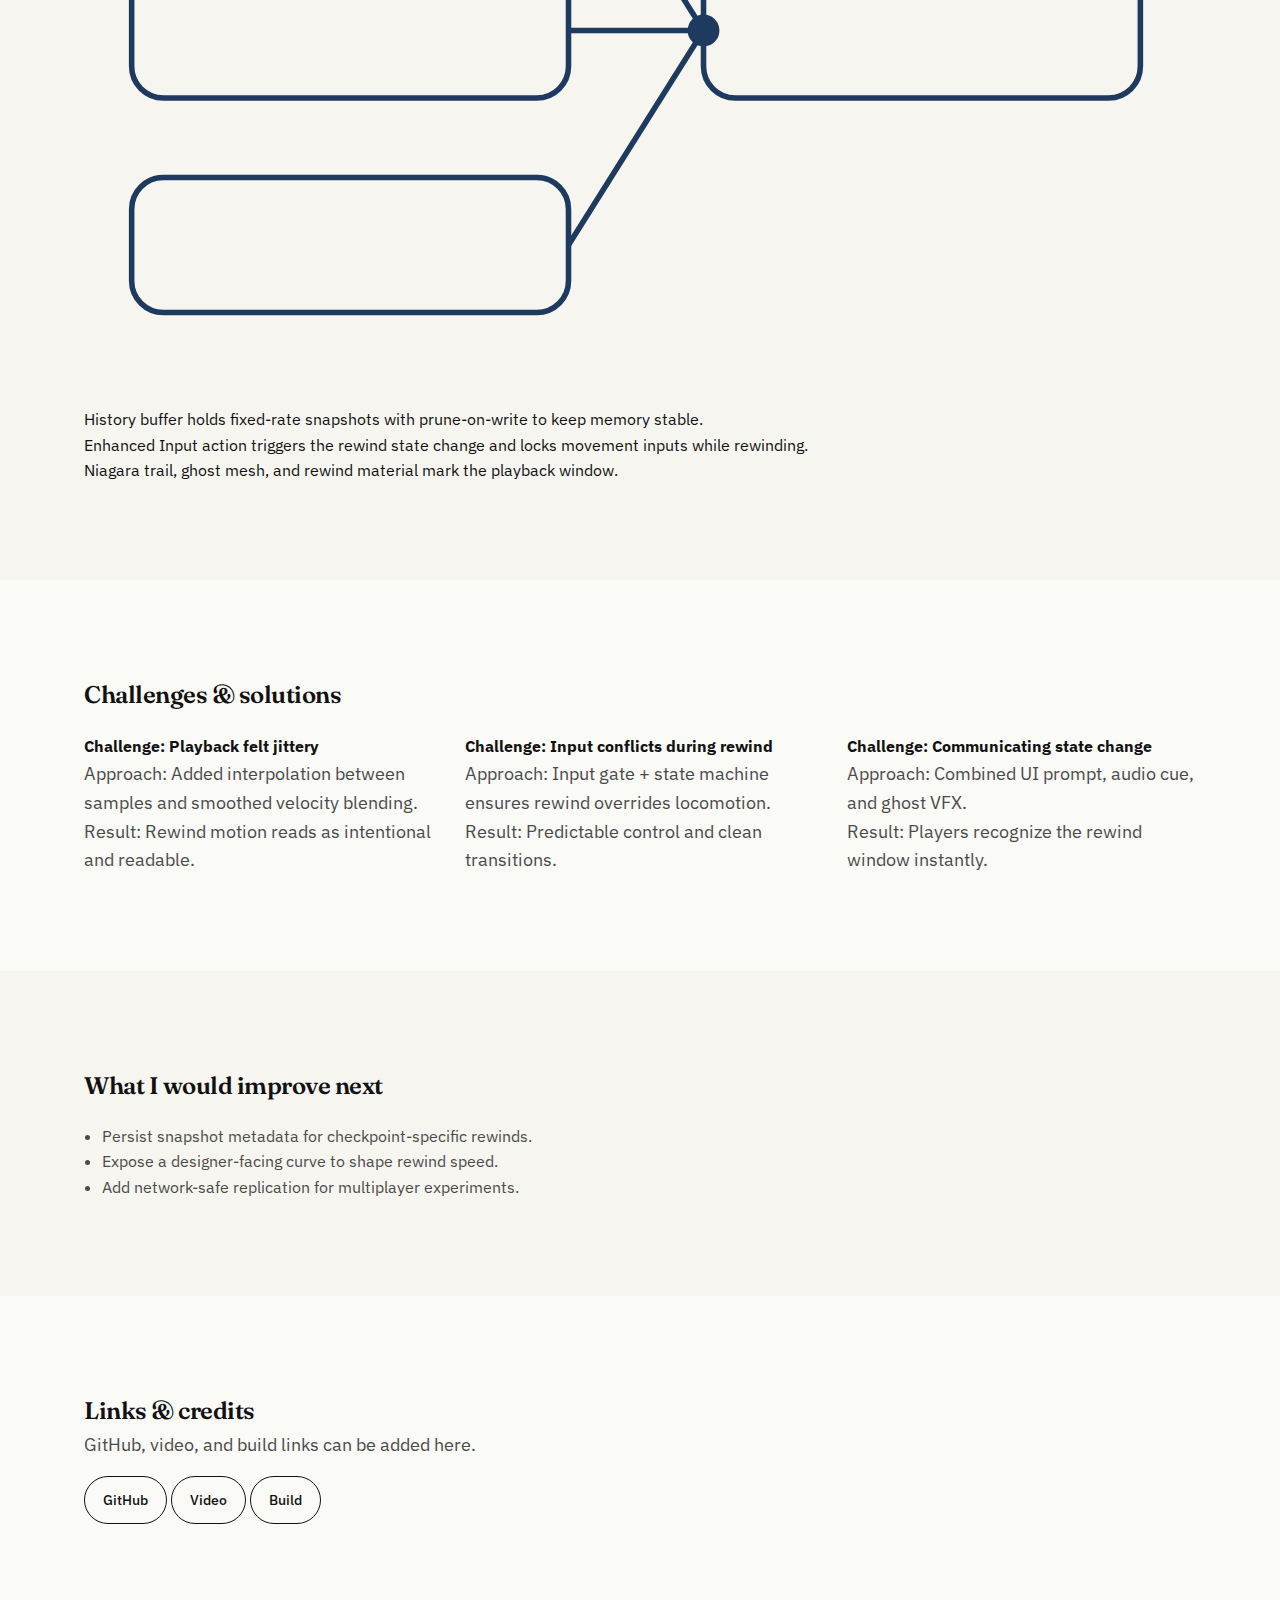
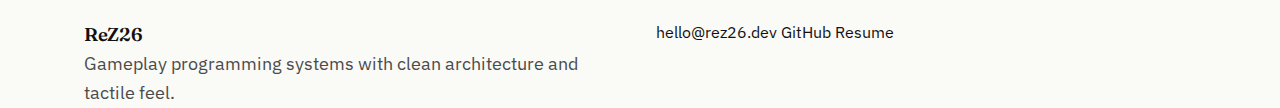
<file: projects/rewind-system/index.html>
<!DOCTYPE html>
<html lang="en">
  <head>
    <meta charset="UTF-8" />
    <meta name="viewport" content="width=device-width, initial-scale=1.0" />
    <title>Rewind System | ReZ26</title>
    <link rel="stylesheet" href="/assets/css/styles.css" />
  </head>
  <body>
    <header class="navbar">
      <div class="container nav-inner">
        <a class="wordmark" href="/">ReZ26</a>
        <nav class="nav-links">
          <a href="/">Home</a>
          <a href="/projects/">Projects</a>
          <a href="/about/">About</a>
          <a href="/contact/">Contact</a>
          <a class="button secondary" href="#">Resume</a>
        </nav>
      </div>
    </header>

    <main>
      <section class="page-header">
        <div class="container">
          <div class="case-header">
            <div class="reveal">
              <p class="eyebrow">Case study</p>
              <h1 class="title">RewindSystemComponent_UNREAL-ENGINE</h1>
              <div class="case-meta">
                <span>Role: Gameplay Programmer</span>
                <span>Tech: Unreal Engine 5.4, Blueprint, Enhanced Input</span>
              </div>
              <div class="case-links">
                <a class="button secondary" href="#">GitHub</a>
                <a class="button secondary" href="#">Video</a>
                <a class="button secondary" href="#">Build</a>
              </div>
            </div>
            <figure class="media-frame reveal">
              <div class="media" aria-label="Rewind mechanic preview"></div>
              <figcaption>Rewind playback with ghost trail, UI hint, and audio cue sync.</figcaption>
            </figure>
          </div>
        </div>
      </section>

      <section class="section alt" id="overview">
        <div class="container reveal">
          <h2 class="title">Overview</h2>
          <p class="lede">
            A flagship gameplay system that records character state snapshots, rewinds on demand, and resumes from a
            new state with clear player feedback. The system is designed to be readable, deterministic, and ready for
            iteration.
          </p>
          <ul style="margin-top: 18px; padding-left: 18px; color: var(--ink-soft);">
            <li>Demonstrates recording/playback architecture and input-driven state transitions.</li>
            <li>Ships with VFX, audio, and UI cues to clarify the rewind timing.</li>
            <li>Organized as a reusable component with documentation and debug hooks.</li>
          </ul>
        </div>
      </section>

      <section class="section" id="key-features">
        <div class="container reveal">
          <h2 class="title">Key features</h2>
          <ul style="margin-top: 18px; padding-left: 18px; color: var(--ink-soft);">
            <li>Snapshot capture for position, rotation, velocity, and animation time with a ring buffer.</li>
            <li>Playback interpolation to smooth rewind motion without input jitter.</li>
            <li>Input-gated rewind trigger with Enhanced Input for consistent action mapping.</li>
            <li>Ghost trail and hologram material applied during rewind for clear feedback.</li>
            <li>Audio sting and UI hint synchronized with the rewind state change.</li>
            <li>Expose tuning variables and debug toggles for rapid iteration.</li>
          </ul>
        </div>
      </section>

      <section class="section alt" id="rewind-flow">
        <div class="container reveal">
          <h2 class="title">System breakdown</h2>
          <p class="lede">Rewind flow: Recording -> Store snapshots -> Trigger rewind -> Playback/interpolate -> Resume.</p>
          <div class="diagram-panel" style="margin-top: 24px;">
            <div class="diagram-grid">
              <div class="diagram">
                <svg viewBox="0 0 280 180" role="img" aria-label="Rewind flow diagram">
                  <rect x="12" y="16" width="110" height="34" rx="8" fill="none" stroke="#1E3A5F" stroke-width="1.4" />
                  <rect x="12" y="70" width="110" height="34" rx="8" fill="none" stroke="#1E3A5F" stroke-width="1.4" />
                  <rect x="12" y="124" width="110" height="34" rx="8" fill="none" stroke="#1E3A5F" stroke-width="1.4" />
                  <rect x="156" y="70" width="110" height="34" rx="8" fill="none" stroke="#1E3A5F" stroke-width="1.4" />
                  <line x1="122" y1="33" x2="156" y2="87" stroke="#1E3A5F" stroke-width="1.4" />
                  <line x1="122" y1="87" x2="156" y2="87" stroke="#1E3A5F" stroke-width="1.4" />
                  <line x1="122" y1="141" x2="156" y2="87" stroke="#1E3A5F" stroke-width="1.4" />
                  <circle cx="156" cy="87" r="4" fill="#1E3A5F" />
                </svg>
              </div>
              <div class="callout" id="history-buffer">
                History buffer holds fixed-rate snapshots with prune-on-write to keep memory stable.
              </div>
              <div class="callout" id="input">
                Enhanced Input action triggers the rewind state change and locks movement inputs while rewinding.
              </div>
              <div class="callout" id="vfx">
                Niagara trail, ghost mesh, and rewind material mark the playback window.
              </div>
            </div>
          </div>
        </div>
      </section>

      <section class="section" id="challenges">
        <div class="container reveal">
          <h2 class="title">Challenges & solutions</h2>
          <div class="grid three" style="margin-top: 20px;">
            <div class="challenge">
              <h4>Challenge: Playback felt jittery</h4>
              <p class="lede">Approach: Added interpolation between samples and smoothed velocity blending.</p>
              <p class="lede">Result: Rewind motion reads as intentional and readable.</p>
            </div>
            <div class="challenge">
              <h4>Challenge: Input conflicts during rewind</h4>
              <p class="lede">Approach: Input gate + state machine ensures rewind overrides locomotion.</p>
              <p class="lede">Result: Predictable control and clean transitions.</p>
            </div>
            <div class="challenge">
              <h4>Challenge: Communicating state change</h4>
              <p class="lede">Approach: Combined UI prompt, audio cue, and ghost VFX.</p>
              <p class="lede">Result: Players recognize the rewind window instantly.</p>
            </div>
          </div>
        </div>
      </section>

      <section class="section alt" id="next">
        <div class="container reveal">
          <h2 class="title">What I would improve next</h2>
          <ul style="margin-top: 18px; padding-left: 18px; color: var(--ink-soft);">
            <li>Persist snapshot metadata for checkpoint-specific rewinds.</li>
            <li>Expose a designer-facing curve to shape rewind speed.</li>
            <li>Add network-safe replication for multiplayer experiments.</li>
          </ul>
        </div>
      </section>

      <section class="section" id="links">
        <div class="container reveal">
          <h2 class="title">Links & credits</h2>
          <p class="lede">GitHub, video, and build links can be added here.</p>
          <div class="case-links" style="margin-top: 16px;">
            <a class="button secondary" href="#">GitHub</a>
            <a class="button secondary" href="#">Video</a>
            <a class="button secondary" href="#">Build</a>
          </div>
        </div>
      </section>
    </main>

    <footer class="footer">
      <div class="container">
        <div class="grid two">
          <div>
            <h3 class="title">ReZ26</h3>
            <p class="lede">Gameplay programming systems with clean architecture and tactile feel.</p>
          </div>
          <div class="links">
            <a href="mailto:hello@rez26.dev">hello@rez26.dev</a>
            <a href="https://github.com/ReZ26">GitHub</a>
            <a href="#">Resume</a>
          </div>
        </div>
      </div>
    </footer>

    <script src="/assets/js/main.js"></script>
  </body>
</html>
</file>
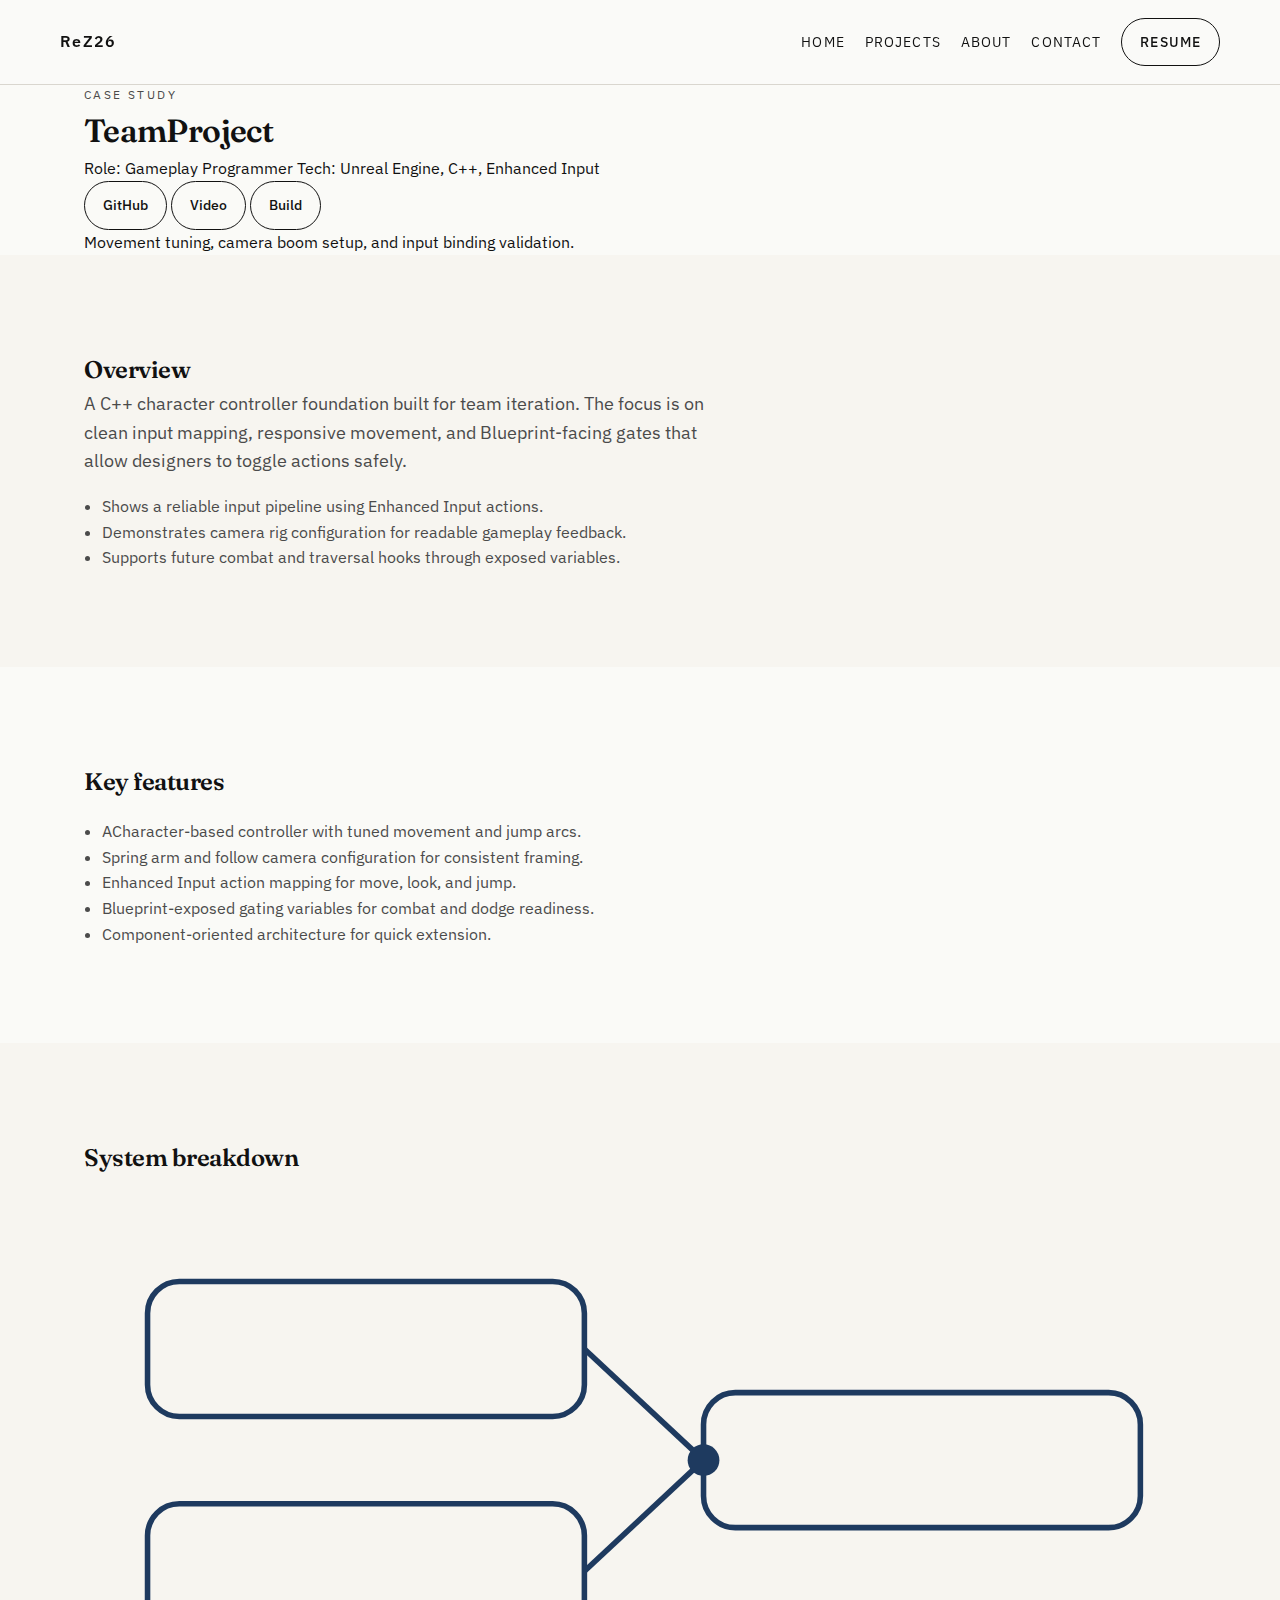
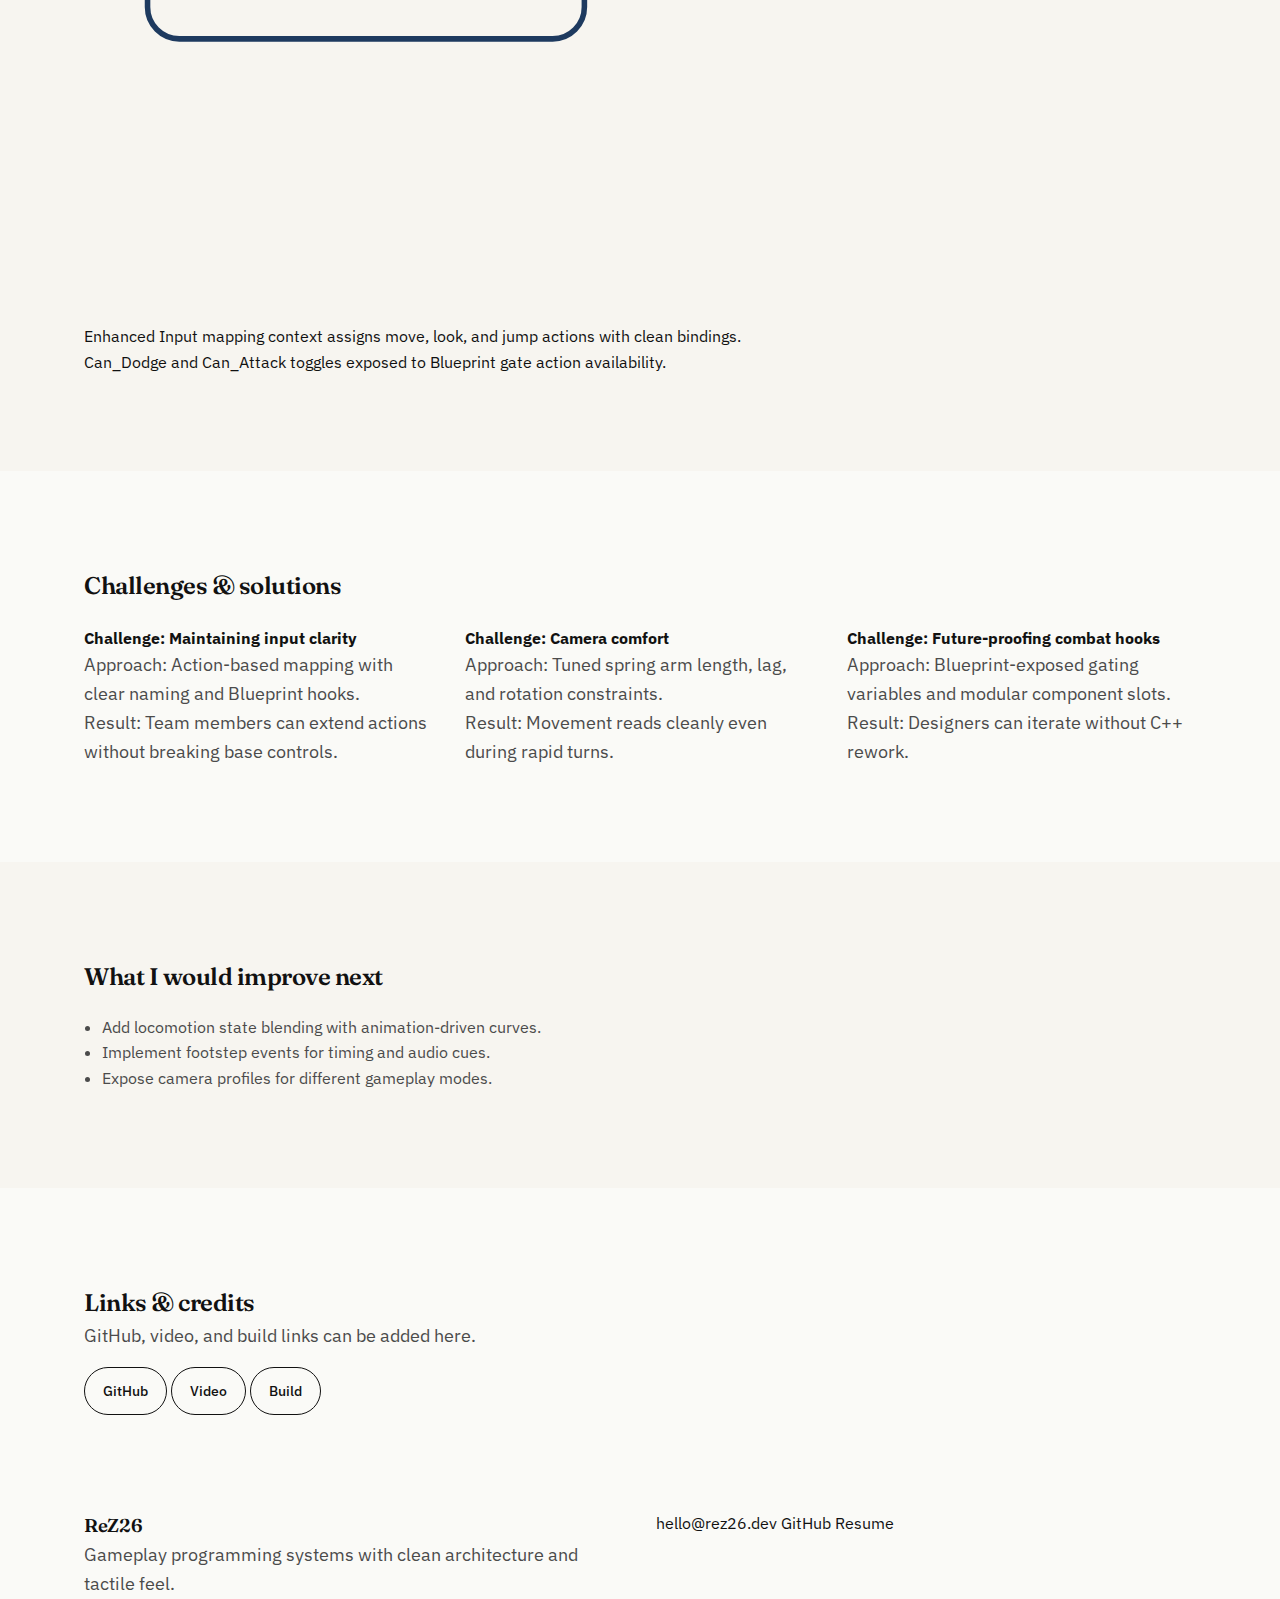
<file: projects/teamproject/index.html>
<!DOCTYPE html>
<html lang="en">
  <head>
    <meta charset="UTF-8" />
    <meta name="viewport" content="width=device-width, initial-scale=1.0" />
    <title>TeamProject | ReZ26</title>
    <link rel="stylesheet" href="/assets/css/styles.css" />
  </head>
  <body>
    <header class="navbar">
      <div class="container nav-inner">
        <a class="wordmark" href="/">ReZ26</a>
        <nav class="nav-links">
          <a href="/">Home</a>
          <a href="/projects/">Projects</a>
          <a href="/about/">About</a>
          <a href="/contact/">Contact</a>
          <a class="button secondary" href="#">Resume</a>
        </nav>
      </div>
    </header>

    <main>
      <section class="page-header">
        <div class="container">
          <div class="case-header">
            <div class="reveal">
              <p class="eyebrow">Case study</p>
              <h1 class="title">TeamProject</h1>
              <div class="case-meta">
                <span>Role: Gameplay Programmer</span>
                <span>Tech: Unreal Engine, C++, Enhanced Input</span>
              </div>
              <div class="case-links">
                <a class="button secondary" href="#">GitHub</a>
                <a class="button secondary" href="#">Video</a>
                <a class="button secondary" href="#">Build</a>
              </div>
            </div>
            <figure class="media-frame reveal">
              <div class="media" aria-label="Character controller preview"></div>
              <figcaption>Movement tuning, camera boom setup, and input binding validation.</figcaption>
            </figure>
          </div>
        </div>
      </section>

      <section class="section alt" id="overview">
        <div class="container reveal">
          <h2 class="title">Overview</h2>
          <p class="lede">
            A C++ character controller foundation built for team iteration. The focus is on clean input mapping,
            responsive movement, and Blueprint-facing gates that allow designers to toggle actions safely.
          </p>
          <ul style="margin-top: 18px; padding-left: 18px; color: var(--ink-soft);">
            <li>Shows a reliable input pipeline using Enhanced Input actions.</li>
            <li>Demonstrates camera rig configuration for readable gameplay feedback.</li>
            <li>Supports future combat and traversal hooks through exposed variables.</li>
          </ul>
        </div>
      </section>

      <section class="section" id="key-features">
        <div class="container reveal">
          <h2 class="title">Key features</h2>
          <ul style="margin-top: 18px; padding-left: 18px; color: var(--ink-soft);">
            <li>ACharacter-based controller with tuned movement and jump arcs.</li>
            <li>Spring arm and follow camera configuration for consistent framing.</li>
            <li>Enhanced Input action mapping for move, look, and jump.</li>
            <li>Blueprint-exposed gating variables for combat and dodge readiness.</li>
            <li>Component-oriented architecture for quick extension.</li>
          </ul>
        </div>
      </section>

      <section class="section alt" id="system-breakdown">
        <div class="container reveal">
          <h2 class="title">System breakdown</h2>
          <div class="diagram-panel" style="margin-top: 24px;">
            <div class="diagram-grid">
              <div class="diagram" id="movement">
                <svg viewBox="0 0 280 180" role="img" aria-label="Movement and camera diagram">
                  <rect x="16" y="20" width="110" height="34" rx="8" fill="none" stroke="#1E3A5F" stroke-width="1.4" />
                  <rect x="16" y="76" width="110" height="34" rx="8" fill="none" stroke="#1E3A5F" stroke-width="1.4" />
                  <rect x="156" y="48" width="110" height="34" rx="8" fill="none" stroke="#1E3A5F" stroke-width="1.4" />
                  <line x1="126" y1="37" x2="156" y2="65" stroke="#1E3A5F" stroke-width="1.4" />
                  <line x1="126" y1="93" x2="156" y2="65" stroke="#1E3A5F" stroke-width="1.4" />
                  <circle cx="156" cy="65" r="4" fill="#1E3A5F" />
                </svg>
              </div>
              <div class="callout" id="input-setup">
                Enhanced Input mapping context assigns move, look, and jump actions with clean bindings.
              </div>
              <div class="callout" id="blueprint-gates">
                Can_Dodge and Can_Attack toggles exposed to Blueprint gate action availability.
              </div>
            </div>
          </div>
        </div>
      </section>

      <section class="section" id="challenges">
        <div class="container reveal">
          <h2 class="title">Challenges & solutions</h2>
          <div class="grid three" style="margin-top: 20px;">
            <div class="challenge">
              <h4>Challenge: Maintaining input clarity</h4>
              <p class="lede">Approach: Action-based mapping with clear naming and Blueprint hooks.</p>
              <p class="lede">Result: Team members can extend actions without breaking base controls.</p>
            </div>
            <div class="challenge">
              <h4>Challenge: Camera comfort</h4>
              <p class="lede">Approach: Tuned spring arm length, lag, and rotation constraints.</p>
              <p class="lede">Result: Movement reads cleanly even during rapid turns.</p>
            </div>
            <div class="challenge">
              <h4>Challenge: Future-proofing combat hooks</h4>
              <p class="lede">Approach: Blueprint-exposed gating variables and modular component slots.</p>
              <p class="lede">Result: Designers can iterate without C++ rework.</p>
            </div>
          </div>
        </div>
      </section>

      <section class="section alt" id="next">
        <div class="container reveal">
          <h2 class="title">What I would improve next</h2>
          <ul style="margin-top: 18px; padding-left: 18px; color: var(--ink-soft);">
            <li>Add locomotion state blending with animation-driven curves.</li>
            <li>Implement footstep events for timing and audio cues.</li>
            <li>Expose camera profiles for different gameplay modes.</li>
          </ul>
        </div>
      </section>

      <section class="section" id="links">
        <div class="container reveal">
          <h2 class="title">Links & credits</h2>
          <p class="lede">GitHub, video, and build links can be added here.</p>
          <div class="case-links" style="margin-top: 16px;">
            <a class="button secondary" href="#">GitHub</a>
            <a class="button secondary" href="#">Video</a>
            <a class="button secondary" href="#">Build</a>
          </div>
        </div>
      </section>
    </main>

    <footer class="footer">
      <div class="container">
        <div class="grid two">
          <div>
            <h3 class="title">ReZ26</h3>
            <p class="lede">Gameplay programming systems with clean architecture and tactile feel.</p>
          </div>
          <div class="links">
            <a href="mailto:hello@rez26.dev">hello@rez26.dev</a>
            <a href="https://github.com/ReZ26">GitHub</a>
            <a href="#">Resume</a>
          </div>
        </div>
      </div>
    </footer>

    <script src="/assets/js/main.js"></script>
  </body>
</html>
</file>
<file: assets/css/styles.css>
@import url("https://fonts.googleapis.com/css2?family=Fraunces:wght@400;600;700&family=IBM+Plex+Sans:wght@300;400;500;600&family=IBM+Plex+Mono:wght@400;500&display=swap");

:root {
  --paper: #fafaf7;
  --paper-2: #f7f5f0;
  --paper-3: #f3f1ec;
  --ink: #111111;
  --ink-soft: #4b4b4b;
  --accent: #1e3a5f;
  --line: #d9d6cf;
  --shadow: 0 12px 30px rgba(17, 17, 17, 0.08);
  --radius: 18px;
  --max-width: 1160px;
}

* {
  box-sizing: border-box;
  margin: 0;
  padding: 0;
}

body {
  font-family: "IBM Plex Sans", "Segoe UI", Arial, sans-serif;
  color: var(--ink);
  background: var(--paper);
  line-height: 1.6;
}

img {
  max-width: 100%;
  display: block;
}

a {
  color: inherit;
  text-decoration: none;
}

a:hover,
a:focus-visible {
  color: var(--accent);
}

main {
  display: block;
}

.container {
  max-width: var(--max-width);
  margin: 0 auto;
  padding: 0 24px;
}

.section {
  padding: 96px 0;
}

.section.alt {
  background: var(--paper-2);
}

.section.soft {
  background: var(--paper-3);
}

.diagram-bg {
  background-image: url("/assets/illustrations/diagram-bg.svg");
  background-repeat: no-repeat;
  background-position: right -140px top -40px;
  background-size: 520px auto;
}

.grid {
  display: grid;
  gap: 32px;
}

.grid.two {
  grid-template-columns: repeat(auto-fit, minmax(260px, 1fr));
}

.grid.three {
  grid-template-columns: repeat(auto-fit, minmax(240px, 1fr));
}

.grid.four {
  grid-template-columns: repeat(auto-fit, minmax(220px, 1fr));
}

.title {
  font-family: "Fraunces", "Times New Roman", serif;
  font-weight: 600;
  letter-spacing: -0.02em;
}

.eyebrow {
  text-transform: uppercase;
  letter-spacing: 0.2em;
  font-size: 12px;
  color: var(--ink-soft);
}

.lede {
  color: var(--ink-soft);
  font-size: 18px;
  max-width: 640px;
}

.navbar {
  position: sticky;
  top: 0;
  background: rgba(250, 250, 247, 0.92);
  backdrop-filter: blur(10px);
  border-bottom: 1px solid var(--line);
  z-index: 20;
}

.nav-inner {
  display: flex;
  align-items: center;
  justify-content: space-between;
  padding: 18px 0;
}

.wordmark {
  font-weight: 600;
  letter-spacing: 0.08em;
}

.nav-links {
  display: flex;
  align-items: center;
  gap: 20px;
  font-size: 14px;
  text-transform: uppercase;
  letter-spacing: 0.08em;
}

.button {
  display: inline-flex;
  align-items: center;
  justify-content: center;
  gap: 8px;
  padding: 12px 18px;
  border-radius: 999px;
  border: 1px solid var(--ink);
  font-weight: 500;
  font-size: 14px;
  transition: transform 0.2s ease, box-shadow 0.2s ease, background 0.2s ease;
}

.button.primary {
  background: var(--ink);
  color: #ffffff;
}

.button.secondary {
  background: transparent;
  color: var(--ink);
}

.button:hover {
  transform: translateY(-2px);
  box-shadow: 0 10px 20px rgba(17, 17, 17, 0.1);
}

.hero {
  padding: 110px 0 80px;
}

.hero-grid {
  display: grid;
  gap: 48px;
  align-items: center;
  grid-template-columns: repeat(auto-fit, minmax(280px, 1fr));
}

.hero h1 {
  font-size: clamp(2.6rem, 4vw, 3.8rem);
}

.hero .lede {
  margin-top: 16px;
}

.cta-row {
  display: flex;
  flex-wrap: wrap;
  gap: 16px;
  margin-top: 28px;
}

.diagram-card {
  border: 1px solid var(--line);
  border-radius: var(--radius);
  padding: 28px;
  background: #ffffff;
  position: relative;
  overflow: hidden;
}

.diagram-card::after {
  content: "";
  position: absolute;
  inset: 0;
  background-image: radial-gradient(circle at 20% 20%, rgba(30, 58, 95, 0.08), transparent 60%);
  opacity: 0.35;
  pointer-events: none;
}

.diagram {
  width: 100%;
  height: auto;
}

.card {
  border: 1px solid var(--line);
  border-radius: var(--radius);
  padding: 28px;
  background: #ffffff;
  display: flex;
  flex-direction: column;
  gap: 16px;
  transition: transform 0.2s ease, box-shadow 0.2s ease;
}

.card:hover {
  transform: translateY(-4px);
  box-shadow: var(--shadow);
}

.card .meta {
  font-size: 13px;
  color: var(--ink-soft);
  text-transform: uppercase;
  letter-spacing: 0.12em;
}

.card ul {
  padding-left: 18px;
  color: var(--ink-soft);
}

.card p {
  color: var(--ink-soft);

.card .link {
  font-weight: 500;
  color: var(--accent);
  text-transform: uppercase;
  font-size: 12px;
  letter-spacing: 0.18em;
}

.skill-card {
  border: 1px solid var(--line);
  border-radius: var(--radius);
  padding: 24px;
  background: #ffffff;
}

.skill-card h3 {
  margin-bottom: 12px;
}

.skill-card ul {
  padding-left: 18px;
  color: var(--ink-soft);
}

.proof-tag {
  display: inline-flex;
  align-items: center;
  gap: 6px;
  font-size: 12px;
  padding: 4px 10px;
  border-radius: 999px;
  border: 1px solid var(--line);
  margin-top: 10px;
  text-transform: uppercase;
  letter-spacing: 0.1em;
}

.proof-tag::before {
  content: "->";
  font-size: 11px;
}

.principle {
  border: 1px solid var(--line);
  border-radius: var(--radius);
  padding: 20px;
  background: #ffffff;
  text-align: center;
}

.footer {
  padding: 48px 0 64px;
  border-top: 1px solid var(--line);
  background: var(--paper-2);
}

.footer .links {
  display: flex;
  flex-wrap: wrap;
  gap: 18px;
  color: var(--ink-soft);
}

.filter-row {
  display: flex;
  flex-wrap: wrap;
  gap: 12px;
  margin-top: 24px;
}

.chip {
  padding: 8px 14px;
  border-radius: 999px;
  border: 1px solid var(--line);
  font-size: 12px;
  text-transform: uppercase;
  letter-spacing: 0.12em;
  background: #ffffff;
}

.chip.active {
  background: var(--ink);
  color: #ffffff;
  border-color: var(--ink);
}

.project-tile {
  border: 1px solid var(--line);
  border-radius: var(--radius);
  padding: 24px;
  background: #ffffff;
  display: grid;
  gap: 16px;
  transition: transform 0.2s ease, box-shadow 0.2s ease;
}

.project-tile:hover {
  transform: translateY(-4px);
  box-shadow: var(--shadow);
}

.project-thumb {
  border-radius: 16px;
  border: 1px solid var(--line);
  background: linear-gradient(145deg, rgba(30, 58, 95, 0.08), rgba(17, 17, 17, 0.02));
  height: 180px;
  position: relative;
  overflow: hidden;
}

.project-thumb::after {
  content: "";
  position: absolute;
  inset: 16px;
  border: 1px dashed rgba(30, 58, 95, 0.3);
  border-radius: 12px;
}

.project-meta {
  display: flex;
  flex-wrap: wrap;
  gap: 8px;
  color: var(--ink-soft);
  font-size: 13px;
}

.icon-row {
  display: flex;
  flex-wrap: wrap;
  gap: 12px;
  color: var(--ink-soft);
  font-size: 13px;
}

.icon-row svg {
  width: 20px;
  height: 20px;
  stroke: var(--accent);
}

.media-frame {
  border: 1px solid var(--line);
  border-radius: var(--radius);
  padding: 16px;
  background: #ffffff;
}

.media-frame .media {
  width: 100%;
  height: 320px;
  border-radius: 12px;
  border: 1px solid var(--line);
  background: linear-gradient(135deg, rgba(30, 58, 95, 0.06), rgba(17, 17, 17, 0.02));
}

.media-frame figcaption {
  margin-top: 12px;
  font-size: 13px;
  color: var(--ink-soft);
}

.case-header {
  display: grid;
  gap: 32px;
  grid-template-columns: repeat(auto-fit, minmax(260px, 1fr));
  align-items: center;
}

.case-meta {
  display: grid;
  gap: 10px;
  color: var(--ink-soft);
  font-size: 14px;
}

.case-links {
  display: flex;
  flex-wrap: wrap;
  gap: 12px;
  margin-top: 10px;
}

.diagram-panel {
  border: 1px solid var(--line);
  border-radius: var(--radius);
  background: var(--paper-2);
  padding: 20px;
}

.diagram-panel .diagram {
  background: #ffffff;
  border-radius: 16px;
  border: 1px solid var(--line);
  padding: 14px;
}

.diagram-grid {
  display: grid;
  gap: 18px;
  grid-template-columns: repeat(auto-fit, minmax(220px, 1fr));
}

.callout {
  border: 1px solid var(--line);
  border-radius: 12px;
  background: #ffffff;
  padding: 14px;
  font-size: 13px;
  color: var(--ink-soft);
}

.challenge {
  border: 1px solid var(--line);
  border-radius: 14px;
  padding: 16px;
  background: #ffffff;
}

.challenge h4 {
  font-size: 15px;
  margin-bottom: 8px;
}

.code-pill {
  font-family: "IBM Plex Mono", "Courier New", monospace;
  font-size: 12px;
  background: var(--paper-3);
  padding: 4px 8px;
  border-radius: 8px;
  display: inline-block;
}

.form {
  display: grid;
  gap: 16px;
  max-width: 520px;
}

.form input,
.form textarea {
  width: 100%;
  padding: 12px 14px;
  border-radius: 12px;
  border: 1px solid var(--line);
  background: #ffffff;
  font-family: "IBM Plex Sans", "Segoe UI", Arial, sans-serif;
}

.form textarea {
  min-height: 140px;
}

.page-header {
  padding: 90px 0 40px;
}

.page-header .lede {
  margin-top: 12px;
}

.component-grid {
  display: grid;
  gap: 24px;
  grid-template-columns: repeat(auto-fit, minmax(220px, 1fr));
}

.component-block {
  border: 1px solid var(--line);
  border-radius: var(--radius);
  padding: 18px;
  background: #ffffff;
}

.component-block h4 {
  margin-bottom: 12px;
  font-size: 15px;
}

.reveal {
  opacity: 0;
  transform: translateY(14px);
  transition: opacity 0.6s ease, transform 0.6s ease;
}

.reveal.visible {
  opacity: 1;
  transform: translateY(0);
}

@media (max-width: 900px) {
  .nav-links {
    gap: 12px;
    flex-wrap: wrap;
    justify-content: flex-end;
  }

  .hero {
    padding-top: 80px;
  }
}

@media (max-width: 640px) {
  .nav-inner {
    flex-direction: column;
    align-items: flex-start;
    gap: 12px;
  }

  .nav-links {
    width: 100%;
    justify-content: space-between;
  }

  .cta-row {
    flex-direction: column;
    align-items: stretch;
  }
}
</file>
